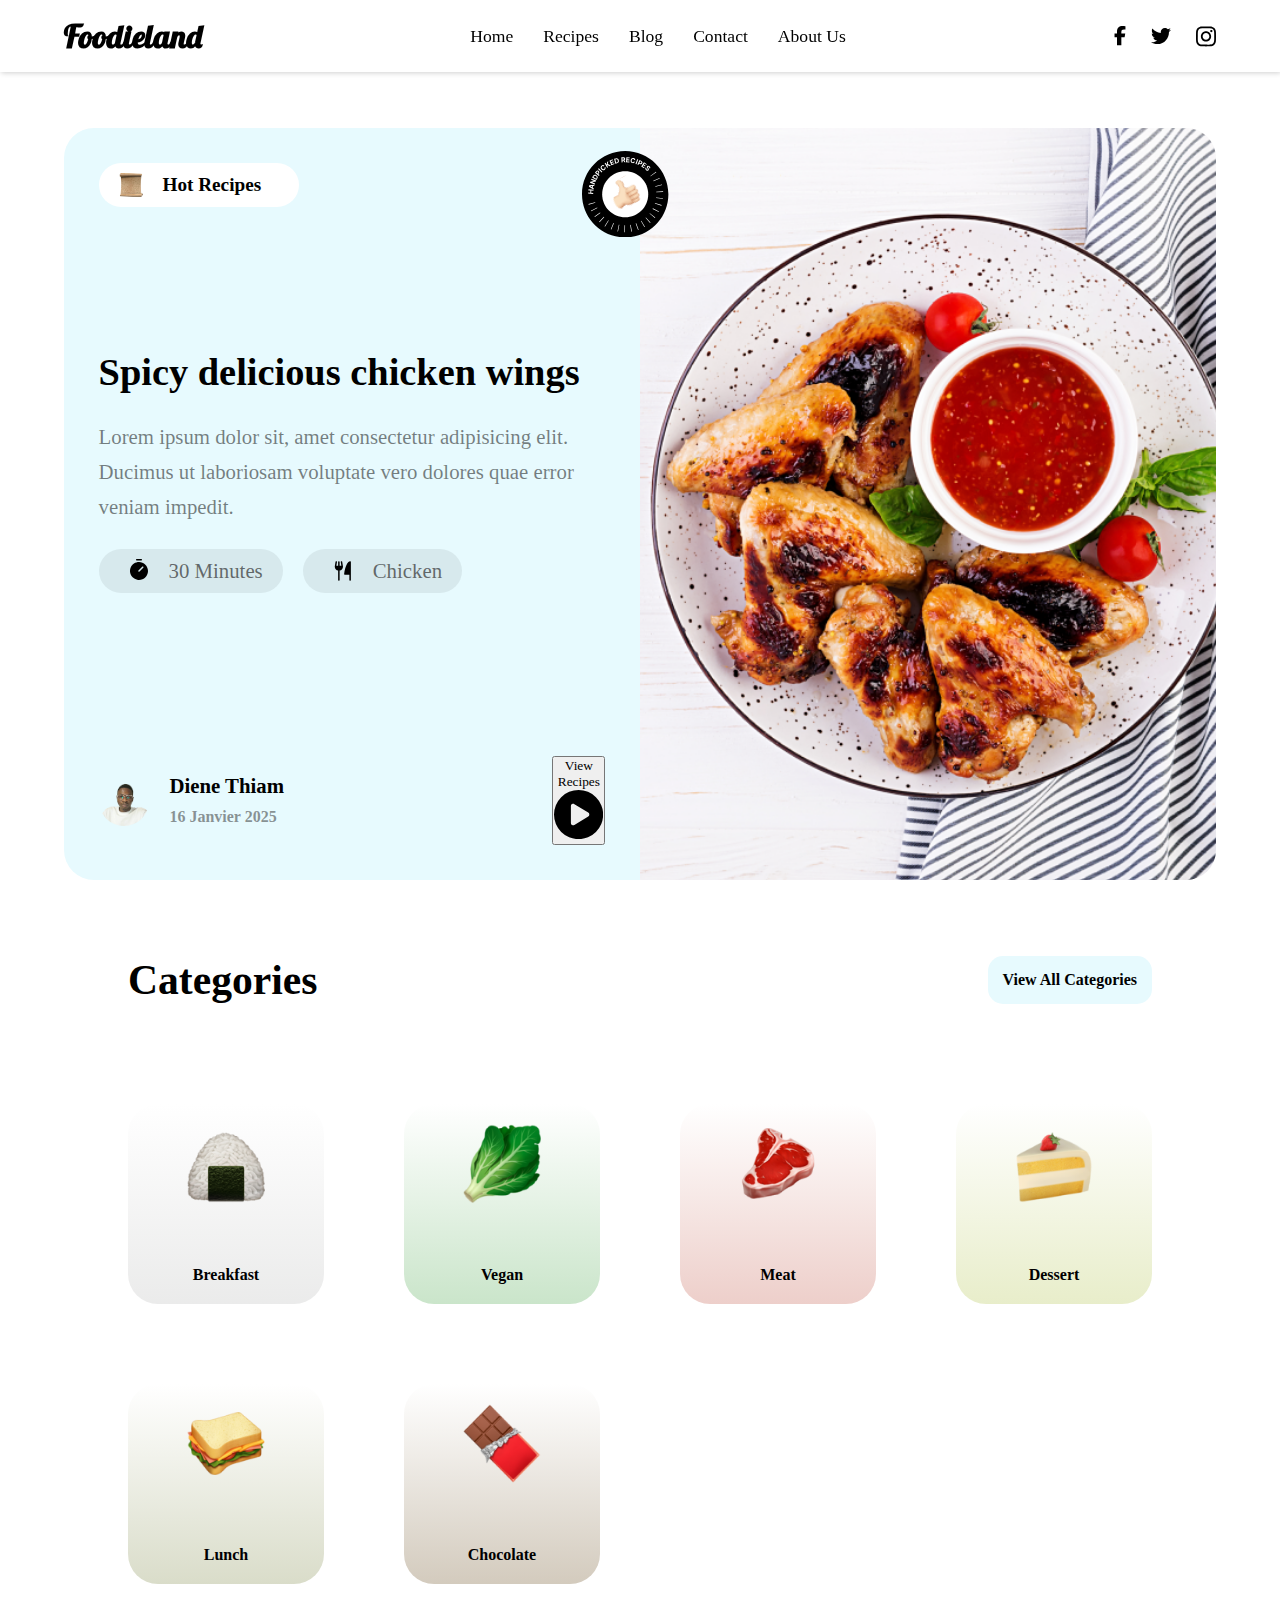
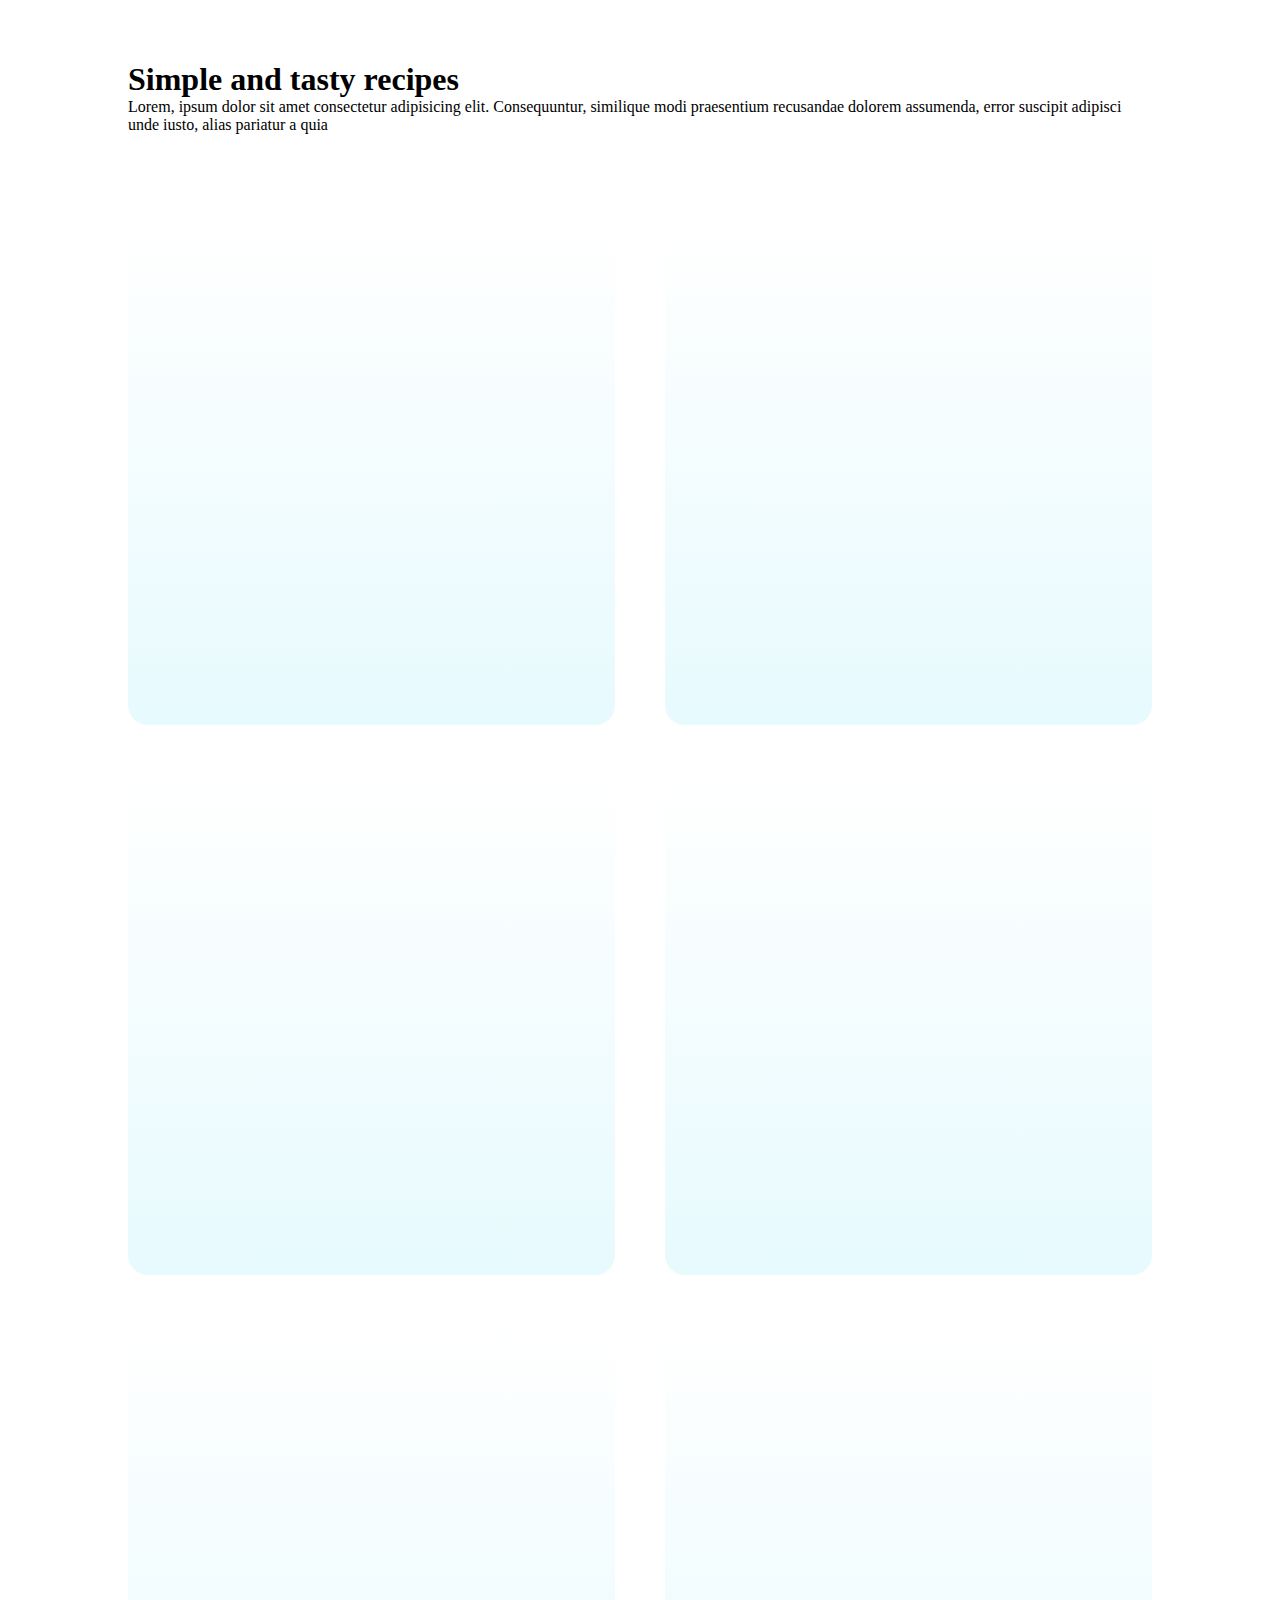
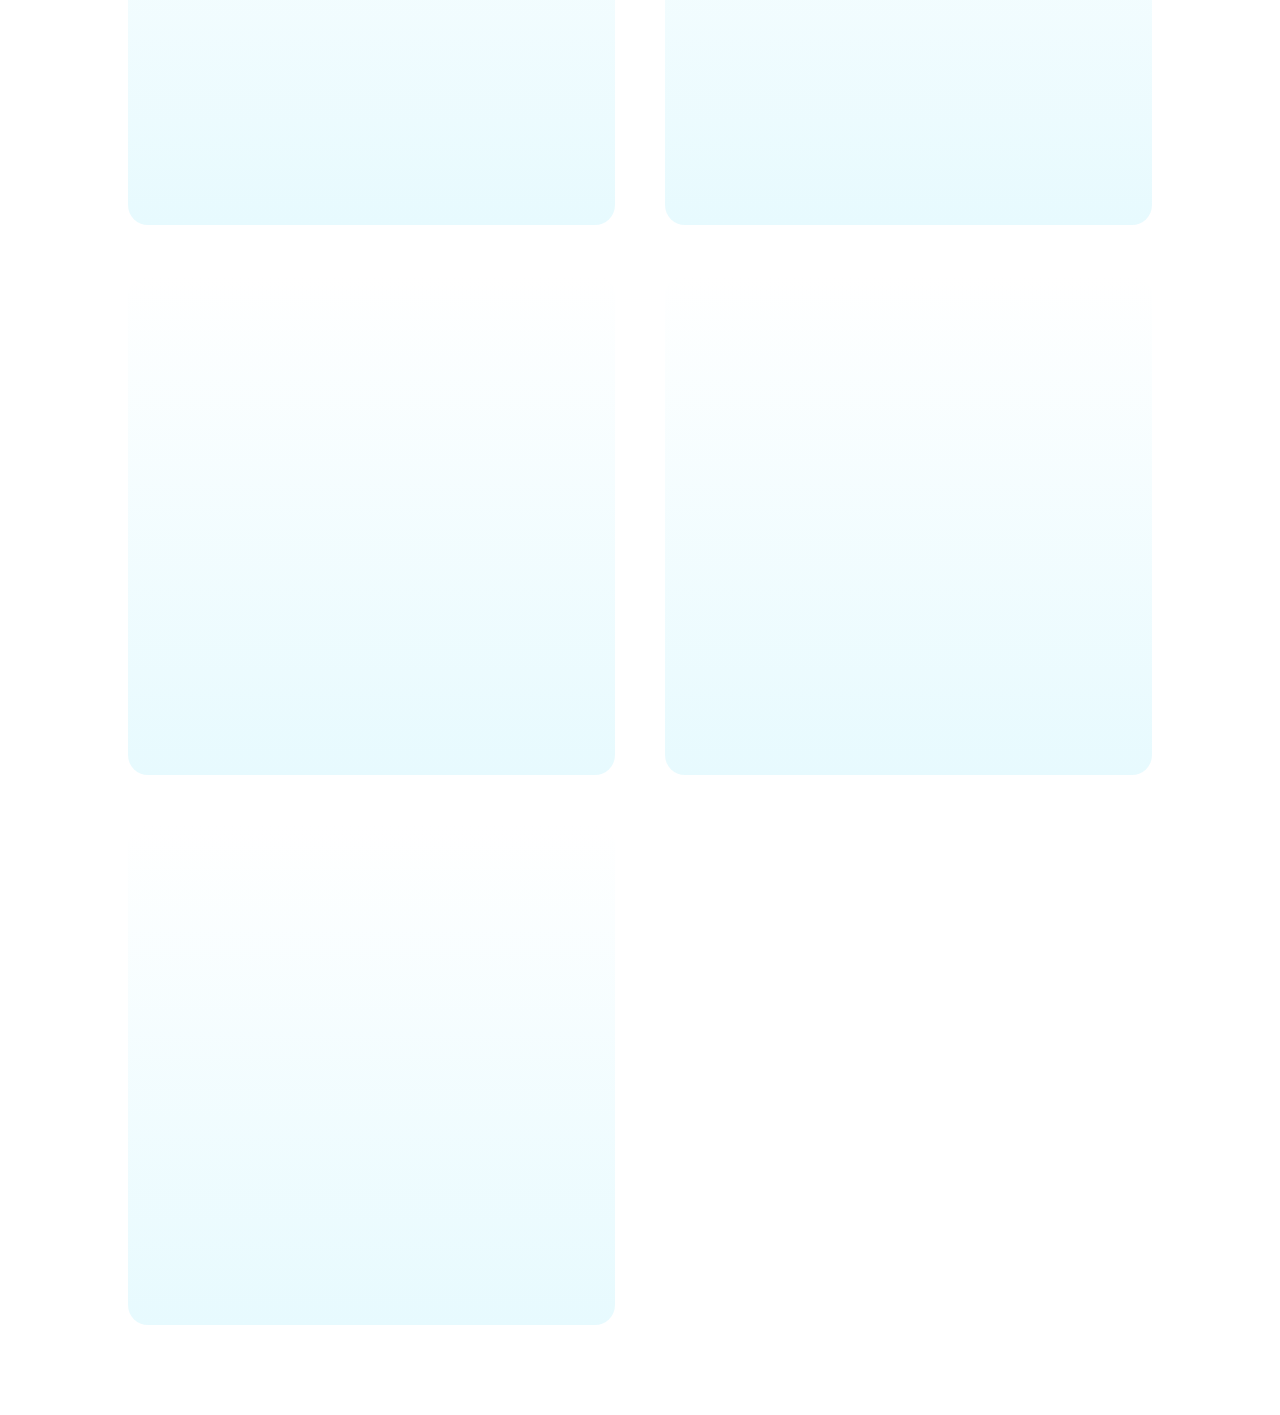
<file: index.html>
<!DOCTYPE html>
<html lang="en">
<head>
    <meta charset="UTF-8">
    <meta name="viewport" content="width=device-width, initial-scale=1.0">
    <link rel="shortcut icon" href="/Resources/icone/Badge.svg" type="image/x-icon">
    <!-- <link href="https://cdn.jsdelivr.net/npm/bootstrap@5.3.3/dist/css/bootstrap.min.css" rel="stylesheet" integrity="sha384-QWTKZyjpPEjISv5WaRU9OFeRpok6YctnYmDr5pNlyT2bRjXh0JMhjY6hW+ALEwIH" crossorigin="anonymous">
    <script src="https://cdn.jsdelivr.net/npm/bootstrap@5.3.3/dist/js/bootstrap.bundle.min.js" integrity="sha384-YvpcrYf0tY3lHB60NNkmXc5s9fDVZLESaAA55NDzOxhy9GkcIdslK1eN7N6jIeHz" crossorigin="anonymous"></script> -->
    <link rel="stylesheet" href="style.css">
    <title>Cooking</title>
</head>
<body>
    <header>
        <h1 class="logo">Foodieland</h1>
        <nav>
            <a href="">Home</a>
            <a href="">Recipes</a>
            <a href="">Blog</a>
            <a href="">Contact</a>
            <a href="">About Us</a>
        </nav>

        <div class="reseaux">
            <svg xmlns="http://www.w3.org/2000/svg" viewBox="0 0 320 512"><!--!Font Awesome Free 6.7.2 by @fontawesome - https://fontawesome.com License - https://fontawesome.com/license/free Copyright 2025 Fonticons, Inc.--><path d="M80 299.3V512H196V299.3h86.5l18-97.8H196V166.9c0-51.7 20.3-71.5 72.7-71.5c16.3 0 29.4 .4 37 1.2V7.9C291.4 4 256.4 0 236.2 0C129.3 0 80 50.5 80 159.4v42.1H14v97.8H80z"/></svg>

            <svg xmlns="http://www.w3.org/2000/svg" viewBox="0 0 512 512"><!--!Font Awesome Free 6.7.2 by @fontawesome - https://fontawesome.com License - https://fontawesome.com/license/free Copyright 2025 Fonticons, Inc.--><path d="M459.4 151.7c.3 4.5 .3 9.1 .3 13.6 0 138.7-105.6 298.6-298.6 298.6-59.5 0-114.7-17.2-161.1-47.1 8.4 1 16.6 1.3 25.3 1.3 49.1 0 94.2-16.6 130.3-44.8-46.1-1-84.8-31.2-98.1-72.8 6.5 1 13 1.6 19.8 1.6 9.4 0 18.8-1.3 27.6-3.6-48.1-9.7-84.1-52-84.1-103v-1.3c14 7.8 30.2 12.7 47.4 13.3-28.3-18.8-46.8-51-46.8-87.4 0-19.5 5.2-37.4 14.3-53 51.7 63.7 129.3 105.3 216.4 109.8-1.6-7.8-2.6-15.9-2.6-24 0-57.8 46.8-104.9 104.9-104.9 30.2 0 57.5 12.7 76.7 33.1 23.7-4.5 46.5-13.3 66.6-25.3-7.8 24.4-24.4 44.8-46.1 57.8 21.1-2.3 41.6-8.1 60.4-16.2-14.3 20.8-32.2 39.3-52.6 54.3z"/></svg>

            <svg xmlns="http://www.w3.org/2000/svg" viewBox="0 0 448 512"><!--!Font Awesome Free 6.7.2 by @fontawesome - https://fontawesome.com License - https://fontawesome.com/license/free Copyright 2025 Fonticons, Inc.--><path d="M224.1 141c-63.6 0-114.9 51.3-114.9 114.9s51.3 114.9 114.9 114.9S339 319.5 339 255.9 287.7 141 224.1 141zm0 189.6c-41.1 0-74.7-33.5-74.7-74.7s33.5-74.7 74.7-74.7 74.7 33.5 74.7 74.7-33.6 74.7-74.7 74.7zm146.4-194.3c0 14.9-12 26.8-26.8 26.8-14.9 0-26.8-12-26.8-26.8s12-26.8 26.8-26.8 26.8 12 26.8 26.8zm76.1 27.2c-1.7-35.9-9.9-67.7-36.2-93.9-26.2-26.2-58-34.4-93.9-36.2-37-2.1-147.9-2.1-184.9 0-35.8 1.7-67.6 9.9-93.9 36.1s-34.4 58-36.2 93.9c-2.1 37-2.1 147.9 0 184.9 1.7 35.9 9.9 67.7 36.2 93.9s58 34.4 93.9 36.2c37 2.1 147.9 2.1 184.9 0 35.9-1.7 67.7-9.9 93.9-36.2 26.2-26.2 34.4-58 36.2-93.9 2.1-37 2.1-147.8 0-184.8zM398.8 388c-7.8 19.6-22.9 34.7-42.6 42.6-29.5 11.7-99.5 9-132.1 9s-102.7 2.6-132.1-9c-19.6-7.8-34.7-22.9-42.6-42.6-11.7-29.5-9-99.5-9-132.1s-2.6-102.7 9-132.1c7.8-19.6 22.9-34.7 42.6-42.6 29.5-11.7 99.5-9 132.1-9s102.7-2.6 132.1 9c19.6 7.8 34.7 22.9 42.6 42.6 11.7 29.5 9 99.5 9 132.1s2.7 102.7-9 132.1z"/></svg>
        </div>

        <svg class="burguer" xmlns="http://www.w3.org/2000/svg" viewBox="0 0 448 512"><!--!Font Awesome Free 6.7.2 by @fontawesome - https://fontawesome.com License - https://fontawesome.com/license/free Copyright 2025 Fonticons, Inc.--><path d="M0 96C0 78.3 14.3 64 32 64l384 0c17.7 0 32 14.3 32 32s-14.3 32-32 32L32 128C14.3 128 0 113.7 0 96zM0 256c0-17.7 14.3-32 32-32l384 0c17.7 0 32 14.3 32 32s-14.3 32-32 32L32 288c-17.7 0-32-14.3-32-32zM448 416c0 17.7-14.3 32-32 32L32 448c-17.7 0-32-14.3-32-32s14.3-32 32-32l384 0c17.7 0 32 14.3 32 32z"/></svg>
    </header>

    <main>
        <section class="hero">
            <div class="slide">
              
                    
                <div class="left_slide">
                    <svg class="badge" viewBox="0 0 150 150" fill="none" xmlns="http://www.w3.org/2000/svg" xmlns:xlink="http://www.w3.org/1999/xlink">
                        <path d="M-6.55671e-06 75C-1.01779e-05 33.5787 33.5786 1.01779e-05 75 6.55671e-06C116.421 2.93554e-06 150 33.5786 150 75C150 116.421 116.421 150 75 150C33.5786 150 -2.93554e-06 116.421 -6.55671e-06 75Z" fill="black"/>
                        <path d="M35 75C35 52.9086 52.9086 35 75 35C97.0914 35 115 52.9086 115 75C115 97.0914 97.0914 115 75 115C52.9086 115 35 97.0914 35 75Z" fill="white"/>
                        <path d="M123.541 39.7329C128.826 47.0068 132.408 55.3755 134.024 64.2204C135.639 73.0652 135.246 82.1599 132.873 90.8324C130.501 99.5048 126.21 107.533 120.317 114.324C114.424 121.115 107.081 126.494 98.8289 130.065C90.5772 133.636 81.6286 135.307 72.6444 134.954C63.6602 134.601 54.8702 132.233 46.9242 128.026C38.9782 123.819 32.0793 117.879 26.7375 110.647C21.3957 103.415 17.7475 95.0747 16.0628 86.2429" stroke="white" stroke-width="12" stroke-dasharray="1 10"/>
                        <path d="M19.3772 74.6013L19.5123 72.761L15.9169 72.497L16.1912 68.7614L19.7866 69.0254L19.9214 67.1894L11.2176 66.5503L11.0828 68.3863L14.674 68.65L14.3997 72.3856L10.8085 72.122L10.6734 73.9622L19.3772 74.6013Z" fill="white"/>
                        <path d="M20.3807 64.8451L18.583 63.7736L19.2789 60.7023L21.3629 60.5103L21.7998 58.5819L12.6235 59.5875L12.098 61.9066L19.9438 66.7735L20.3807 64.8451ZM17.2819 62.9981L14.2983 61.221L14.3133 61.1545L17.7715 60.837L17.2819 62.9981Z" fill="white"/>
                        <path d="M16.5008 48.2084L15.8298 49.9181L20.9391 51.9232L20.9111 51.9946L14.4257 53.4962L13.8341 55.0036L21.9582 58.1918L22.6323 56.4741L17.519 54.4675L17.5424 54.408L24.0427 52.8801L24.6249 51.3965L16.5008 48.2084Z" fill="white"/>
                        <path d="M26.5957 47.8202C27.9228 45.5159 27.3013 43.2991 24.938 41.938C22.582 40.5811 20.3601 41.1603 19.0458 43.4424L17.489 46.1455L25.0517 50.5011L26.5957 47.8202ZM24.6025 48.1131L19.7799 45.3356L20.3668 44.3164C21.1835 42.8984 22.339 42.5656 24.0192 43.5333C25.7068 44.5052 26.0062 45.6759 25.1874 47.0976L24.6025 48.1131Z" fill="white"/>
                        <path d="M29.3533 43.2632L30.4924 41.8116L28.2665 40.0648L29.2241 38.8445C30.4632 37.2656 30.242 35.6078 28.8709 34.5318C27.5065 33.4611 25.8367 33.6078 24.6134 35.1667L22.4877 37.8754L29.3533 43.2632ZM27.1032 39.1519L24.8136 37.3551L25.5817 36.3762C26.2394 35.5381 27.0137 35.4903 27.6976 36.027C28.3781 36.561 28.5291 37.3349 27.8767 38.1663L27.1032 39.1519Z" fill="white"/>
                        <path d="M29.106 30.0623L27.83 31.3952L34.1342 37.4303L35.4102 36.0974L29.106 30.0623Z" fill="white"/>
                        <path d="M38.8089 25.5483C37.3373 24.1496 35.423 24.2284 33.8663 25.5155C32.0896 26.9845 31.7705 29.3606 33.5898 31.561C35.4036 33.7548 37.7797 33.9135 39.5795 32.4255C41.3037 30.9999 41.3971 28.9929 40.5277 27.6272L39.0838 28.8099C39.5439 29.6405 39.3211 30.5214 38.5625 31.1486C37.5411 31.9931 36.2209 31.8074 35.0315 30.3689C33.8748 28.9698 33.898 27.607 34.9391 26.7462C35.7175 26.1027 36.6511 26.0883 37.3704 26.7376L38.8089 25.5483Z" fill="white"/>
                        <path d="M43.7448 28.9925L45.3335 28.054L44.0721 25.9186L44.29 24.503L48.1733 26.3764L50.0738 25.2536L44.801 22.7708L45.6019 17.7591L43.6977 18.884L42.9509 23.7945L42.8518 23.853L40.8946 20.5399L39.3059 21.4784L43.7448 28.9925Z" fill="white"/>
                        <path d="M51.0181 24.8315L56.4753 22.5951L55.8984 21.1874L52.1485 22.7241L51.3583 20.796L54.8125 19.3804L54.2356 17.9727L50.7815 19.3883L49.9929 17.464L53.727 15.9338L53.1501 14.5261L47.7086 16.756L51.0181 24.8315Z" fill="white"/>
                        <path d="M60.8509 21.315C63.4302 20.6683 64.5926 18.6811 63.9294 16.0357C63.2682 13.3986 61.3078 12.203 58.7534 12.8435L55.7277 13.6021L57.8501 22.0673L60.8509 21.315ZM59.2554 20.0851L57.9019 14.6869L59.0428 14.4008C60.63 14.0029 61.6722 14.6027 62.1437 16.4834C62.6173 18.3724 61.9834 19.4011 60.3921 19.8001L59.2554 20.0851Z" fill="white"/>
                        <path d="M68.7468 19.7555L70.5893 19.6559L70.4222 16.5666L71.7668 16.4939L73.5849 19.4939L75.6188 19.3839L73.5847 16.0969C74.5531 15.6178 75.0554 14.7243 74.9909 13.5329C74.8973 11.801 73.6924 10.7481 71.7137 10.855L68.2756 11.041L68.7468 19.7555ZM70.3421 15.0858L70.1995 12.4477L71.442 12.3805C72.5058 12.3229 73.0462 12.7674 73.0931 13.6355C73.1398 14.4993 72.6484 14.9611 71.5932 15.0182L70.3421 15.0858Z" fill="white"/>
                        <path d="M76.375 19.4258L82.2534 19.903L82.3764 18.3867L78.3372 18.0588L78.5058 15.9818L82.2265 16.2839L82.3496 14.7675L78.6289 14.4655L78.7971 12.3928L82.8194 12.7193L82.9425 11.203L77.0811 10.7272L76.375 19.4258Z" fill="white"/>
                        <path d="M92.484 16.2555C92.7078 14.2376 91.4873 12.7607 89.5208 12.2994C87.2764 11.7728 85.1912 12.9557 84.5391 15.7353C83.8889 18.5067 85.1995 20.4949 87.473 21.0283C89.6511 21.5393 91.3059 20.3999 91.8678 18.8816L90.0527 18.447C89.6694 19.3157 88.8332 19.671 87.8748 19.4462C86.5846 19.1435 85.934 17.9797 86.3603 16.1626C86.775 14.3952 87.8744 13.5896 89.1896 13.8981C90.1728 14.1288 90.7489 14.8636 90.6668 15.8292L92.484 16.2555Z" fill="white"/>
                        <path d="M97.555 14.842L95.8203 14.2133L92.8466 22.4183L94.5813 23.047L97.555 14.842Z" fill="white"/>
                        <path d="M96.1964 23.593L97.859 24.3932L99.0861 21.8436L100.484 22.5162C102.292 23.3866 103.864 22.814 104.62 21.2435C105.372 19.6807 104.869 18.0816 103.084 17.2223L99.9811 15.7291L96.1964 23.593ZM99.7274 20.5111L100.99 17.8886L102.111 18.4282C103.071 18.8902 103.284 19.636 102.907 20.4193C102.532 21.1988 101.809 21.5128 100.856 21.0545L99.7274 20.5111Z" fill="white"/>
                        <path d="M102.827 26.8674L107.756 30.1061L108.591 28.8347L105.204 26.6093L106.348 24.8678L109.468 26.9177L110.304 25.6463L107.184 23.5964L108.326 21.8584L111.698 24.0745L112.534 22.8031L107.619 19.5738L102.827 26.8674Z" fill="white"/>
                        <path d="M116.641 29.422L117.975 30.5833C118.977 29.3934 118.718 27.744 117.252 26.468C115.809 25.2117 114.058 25.0882 113.023 26.2894C112.175 27.2572 112.375 28.4092 113.255 29.6441L113.815 30.4481C114.381 31.2456 114.6 31.7983 114.217 32.2446C113.794 32.7239 113.053 32.6544 112.345 32.0388C111.622 31.4092 111.393 30.6217 111.921 29.9236L110.575 28.7512C109.37 30.2058 109.748 31.8288 111.346 33.2195C112.953 34.6185 114.566 34.6731 115.619 33.4706C116.57 32.3718 116.25 31.071 115.33 29.8177L114.862 29.1615C114.404 28.5316 114.11 27.9026 114.531 27.4385C114.901 27.0143 115.548 27.0299 116.229 27.6231C116.895 28.2023 117.04 28.8598 116.641 29.422Z" fill="white"/>
                        <rect x="38.8494" y="63.8494" width="50" height="50" transform="rotate(-30 38.8494 63.8494)" fill="url(#pattern0_101_266)"/>
                        <defs>
                        <pattern id="pattern0_101_266" patternContentUnits="objectBoundingBox" width="1" height="1">
                        <use xlink:href="#image0_101_266" transform="scale(0.00625)"/>
                        </pattern>
                        <image id="image0_101_266" width="160" height="160" xlink:href="[data-uri]"/>
                        </defs>
                        </svg>
                    <div class="top">
                        <img src="/Resources/image/image 14.png" alt="" srcset="">
                        <span>Hot Recipes</span>
                    </div>
                    <div class="content">
                        <h1>Spicy delicious chicken wings</h1>
                        <p>Lorem ipsum dolor sit, amet consectetur adipisicing elit. Ducimus ut laboriosam voluptate vero dolores quae error veniam impedit.</p>
                        <div class="slide_btn">
                            <button>
                                <svg width="24" height="24" viewBox="0 0 24 24" fill="none" xmlns="http://www.w3.org/2000/svg">
                                    <path d="M9.75 1.5H14.25C14.4489 1.5 14.6397 1.42098 14.7803 1.28033C14.921 1.13968 15 0.948912 15 0.75C15 0.551088 14.921 0.360322 14.7803 0.21967C14.6397 0.0790176 14.4489 0 14.25 0L9.75 0C9.55109 0 9.36032 0.0790176 9.21967 0.21967C9.07902 0.360322 9 0.551088 9 0.75C9 0.948912 9.07902 1.13968 9.21967 1.28033C9.36032 1.42098 9.55109 1.5 9.75 1.5Z" fill="black"/>
                                    <path d="M12 3C10.22 3 8.47991 3.52784 6.99987 4.51677C5.51983 5.50571 4.36628 6.91131 3.68509 8.55585C3.0039 10.2004 2.82567 12.01 3.17294 13.7558C3.5202 15.5016 4.37737 17.1053 5.63604 18.364C6.89472 19.6226 8.49836 20.4798 10.2442 20.8271C11.99 21.1743 13.7996 20.9961 15.4442 20.3149C17.0887 19.6337 18.4943 18.4802 19.4832 17.0001C20.4722 15.5201 21 13.78 21 12C20.9973 9.61388 20.0482 7.32626 18.361 5.63902C16.6737 3.95178 14.3861 3.0027 12 3ZM16.2426 8.81799L12.5304 12.5303C12.4607 12.6 12.378 12.6552 12.2871 12.6929C12.1961 12.7306 12.0985 12.75 12 12.75C11.9015 12.75 11.804 12.7306 11.713 12.6929C11.622 12.6553 11.5393 12.6 11.4697 12.5304C11.4 12.4607 11.3448 12.378 11.3071 12.2871C11.2694 12.1961 11.25 12.0985 11.25 12C11.25 11.9015 11.2694 11.804 11.3071 11.713C11.3448 11.622 11.4 11.5393 11.4696 11.4697L15.182 7.75736C15.2516 7.68771 15.3343 7.63246 15.4253 7.59477C15.5163 7.55708 15.6138 7.53767 15.7123 7.53767C15.8108 7.53767 15.9083 7.55707 15.9993 7.59476C16.0903 7.63244 16.173 7.68769 16.2426 7.75733C16.3123 7.82697 16.3675 7.90965 16.4052 8.00065C16.4429 8.09164 16.4623 8.18916 16.4623 8.28766C16.4623 8.38615 16.4429 8.48368 16.4052 8.57467C16.3675 8.66567 16.3123 8.74835 16.2427 8.81799H16.2426Z" fill="black"/>
                                    </svg>
                                    <span>30 Minutes</span>
                                    
                            </button>
                            <button>
                                <svg width="24" height="24" viewBox="0 0 24 24" fill="none" xmlns="http://www.w3.org/2000/svg">
                                    <path d="M11.9989 7.47893C11.9985 7.46538 11.998 7.45183 11.9969 7.43819C11.9957 7.42451 11.994 7.41101 11.9922 7.39754C11.9912 7.39059 11.9909 7.38367 11.9898 7.37667L11.2398 2.87667C11.2237 2.77947 11.1885 2.6864 11.1364 2.60278C11.0843 2.51916 11.0162 2.44663 10.936 2.38934C10.8559 2.33205 10.7652 2.29111 10.6692 2.26887C10.5732 2.24663 10.4738 2.24352 10.3766 2.25972C10.2794 2.27592 10.1864 2.31112 10.1028 2.36329C10.0192 2.41547 9.9467 2.4836 9.88946 2.5638C9.83222 2.644 9.79134 2.73469 9.76916 2.8307C9.74699 2.9267 9.74394 3.02613 9.76021 3.12331L10.3646 6.74999H8.625V2.99999C8.625 2.80108 8.54598 2.61031 8.40533 2.46966C8.26468 2.32901 8.07391 2.24999 7.875 2.24999C7.67609 2.24999 7.48532 2.32901 7.34467 2.46966C7.20402 2.61031 7.125 2.80108 7.125 2.99999V6.74999H5.38536L5.98979 3.12331C6.00606 3.02613 6.00301 2.9267 5.98083 2.8307C5.95866 2.73469 5.91778 2.644 5.86053 2.5638C5.80329 2.4836 5.73081 2.41547 5.64722 2.36329C5.56364 2.31112 5.47059 2.27592 5.3734 2.25972C5.27621 2.24352 5.17678 2.24663 5.08079 2.26887C4.9848 2.29111 4.89413 2.33205 4.81397 2.38934C4.73381 2.44663 4.66572 2.51916 4.6136 2.60278C4.56148 2.6864 4.52635 2.77947 4.51021 2.87667L3.76021 7.37667C3.75906 7.38367 3.75879 7.39059 3.75778 7.39754C3.75595 7.411 3.75426 7.42451 3.75311 7.43819C3.75197 7.45183 3.75146 7.46538 3.75105 7.47893C3.75087 7.48598 3.75 7.4929 3.75 7.49999C3.75 7.50667 3.75046 7.51322 3.7505 7.51986C3.75064 7.52448 3.75064 7.52906 3.75087 7.53364C3.75993 8.4912 4.1014 9.41586 4.71687 10.1495C5.33235 10.8831 6.18359 11.3801 7.125 11.5554V21C7.125 21.1989 7.20402 21.3897 7.34467 21.5303C7.48532 21.671 7.67609 21.75 7.875 21.75C8.07391 21.75 8.26468 21.671 8.40533 21.5303C8.54598 21.3897 8.625 21.1989 8.625 21V11.5554C9.56641 11.3801 10.4177 10.8831 11.0331 10.1495C11.6486 9.41586 11.9901 8.49119 11.9991 7.53364C11.9994 7.52906 11.9994 7.52448 11.9995 7.51986C11.9995 7.51322 12 7.50667 12 7.49999C12 7.4929 11.9991 7.48598 11.9989 7.47893Z" fill="black"/>
                                    <path d="M19.8743 2.98673C19.874 2.97126 19.8732 2.95578 19.8719 2.94026C19.8711 2.92973 19.8702 2.9193 19.8689 2.90891C19.8673 2.89595 19.8653 2.883 19.863 2.87004C19.8607 2.85699 19.8582 2.84409 19.8552 2.83131C19.8529 2.82115 19.8502 2.81104 19.8474 2.80092C19.8432 2.78586 19.8388 2.77103 19.8337 2.75638C19.8323 2.75217 19.8313 2.74791 19.8298 2.7437C19.8281 2.73917 19.826 2.73495 19.8242 2.73047C19.8186 2.71577 19.8125 2.70134 19.8059 2.68716C19.8017 2.67791 19.7973 2.66879 19.7927 2.65979C19.7866 2.64771 19.7801 2.63582 19.7732 2.62413C19.7672 2.61365 19.761 2.60335 19.7545 2.59323C19.7483 2.58371 19.7419 2.57446 19.7353 2.56522C19.7274 2.55405 19.7193 2.54311 19.7108 2.53249C19.7046 2.52466 19.6981 2.51711 19.6916 2.50955C19.6822 2.49875 19.6727 2.48808 19.6627 2.47787C19.6558 2.47073 19.6486 2.46387 19.6413 2.457C19.6313 2.44748 19.6213 2.43814 19.6108 2.42921C19.6024 2.42203 19.5936 2.41525 19.5849 2.40843C19.5751 2.40083 19.5652 2.39328 19.5551 2.38614C19.5447 2.37886 19.534 2.37204 19.5232 2.36531C19.5141 2.35959 19.505 2.35382 19.4956 2.34851C19.4834 2.34155 19.4709 2.33514 19.4583 2.32887C19.4496 2.32457 19.441 2.32027 19.4322 2.31628C19.4189 2.31033 19.4054 2.30493 19.3917 2.29971C19.3826 2.29628 19.3736 2.29285 19.3644 2.28973C19.3513 2.28529 19.338 2.2814 19.3246 2.27769C19.3138 2.27472 19.3032 2.27193 19.2924 2.26941C19.2805 2.26671 19.2684 2.26437 19.2563 2.26222C19.2432 2.25984 19.23 2.25783 19.2167 2.25618C19.2065 2.25494 19.1962 2.25394 19.1859 2.25307C19.1706 2.25183 19.1551 2.25105 19.1396 2.25073C19.1347 2.25064 19.1299 2.25 19.125 2.25C19.1204 2.25 19.116 2.2506 19.1115 2.25069C19.0961 2.25096 19.0807 2.25179 19.0653 2.25302C19.0547 2.25385 19.0443 2.2548 19.0338 2.25609C19.0209 2.25769 19.008 2.2597 18.995 2.26199C18.982 2.26428 18.969 2.2668 18.9563 2.26978C18.9461 2.27211 18.936 2.27476 18.9259 2.27756C18.9108 2.28168 18.896 2.28621 18.8813 2.29129C18.8771 2.29271 18.8729 2.29362 18.8687 2.29513C18.8594 2.29852 18.8503 2.30255 18.8411 2.30598C18.8376 2.3074 18.8341 2.30864 18.8306 2.3101C16.8984 3.03625 15.3511 5.4066 14.2315 9.35806C13.7236 11.1814 13.3551 13.0408 13.1293 14.9201C13.1181 15.0247 13.129 15.1305 13.1614 15.2306C13.1937 15.3308 13.2468 15.423 13.3171 15.5012C13.3875 15.5795 13.4735 15.6421 13.5696 15.685C13.6657 15.7278 13.7697 15.75 13.875 15.75H18.375V21C18.375 21.1989 18.454 21.3897 18.5946 21.5303C18.7353 21.671 18.9261 21.75 19.125 21.75C19.3239 21.75 19.5146 21.671 19.6553 21.5303C19.7959 21.3897 19.875 21.1989 19.875 21V3C19.875 2.99551 19.8744 2.99121 19.8743 2.98673Z" fill="black"/>
                                    </svg>
                                    <span> Chicken</span>
                                    
                            </button>
                        </div>
                    </div>
                    <div class="footer">
                        <div class="profil">
                            <img src="/Resources/image/profil.png" alt="" srcset="">
                        <div class="profil_description">
                            <h3>Diene Thiam</h3>
                            <p>16 Janvier 2025 </p>
                        </div>
                        </div>

                        <button class="footer_btn">
                           <p> View Recipes</p>
                            <svg xmlns="http://www.w3.org/2000/svg" viewBox="0 0 512 512">!Font Awesome Free 6.7.2 by @fontawesome - https://fontawesome.com License - https://fontawesome.com/license/free Copyright 2025 Fonticons, Inc.<path d="M0 256a256 256 0 1 1 512 0A256 256 0 1 1 0 256zM188.3 147.1c-7.6 4.2-12.3 12.3-12.3 20.9l0 176c0 8.7 4.7 16.7 12.3 20.9s16.8 4.1 24.3-.5l144-88c7.1-4.4 11.5-12.1 11.5-20.5s-4.4-16.1-11.5-20.5l-144-88c-7.4-4.5-16.7-4.7-24.3-.5z"/></svg>
                        </button>
                    </div>
                </div>
                <div class="right_slide"></div>
            </div>
        </section>
        <section class="categorie">
            <div class="categorie_title">
                <h1>Categories</h1>
                <button class="view_all">
                    View All Categories
                </button>
            </div>

            <div class="categorie_img">
                <div class="cat">
                    <img src="/Resources/image/image 25.png" alt="" srcset="">
                    <p>Breakfast</p>
                </div>
                <div class="cat">
                    <img src="/Resources/image/image 20.png" alt="" srcset="">
                    <p>Vegan</p>
                </div>
                <div class="cat">
                    <img src="/Resources/image/image 21.png" alt="" srcset="">
                    <p>Meat</p>
                </div>
                <div class="cat">
                    <img src="/Resources/image/image 22.png" alt="" srcset="">
                    <p>Dessert</p>
                </div>
                <div class="cat">
                    <img src="/Resources/image/image 23.png" alt="" srcset="">
                    <p>Lunch</p>
                </div>
                <div class="cat">
                    <img src="/Resources/image/image 24.png" alt="" srcset="">
                    <p>Chocolate</p>
                </div>
            </div>
        </section>
        <section class="recipes">
            <div class="recipte_title">
                <h1>Simple and tasty recipes</h1>
                <p>Lorem, ipsum dolor sit amet consectetur adipisicing elit. Consequuntur, similique modi praesentium recusandae dolorem assumenda, error suscipit adipisci unde iusto, alias pariatur a quia </p>
            </div>
            <div class="recipe_content">
                <div class="recipe_item"></div>
                <div class="recipe_item"></div>
                <div class="recipe_item"></div>
                <div class="recipe_item"></div>
                <div class="recipe_item"></div>
                <div class="recipe_item"></div>
                <div class="recipe_item"></div>
                <div class="recipe_item"></div>
                <div class="recipe_item"></div>
            </div>
        </section>

    </main>
</body>
</html>
</file>
<file: style.css>
@import url('https://fonts.googleapis.com/css2?family=Lobster&display=swap');
@import url('https://fonts.googleapis.com/css2?family=Inter:ital,opsz,wght@0,14..32,100..900;1,14..32,100..900&family=Lobster&display=swap');


*{
    padding: 0;
    margin: 0;
    box-sizing: border-box;
    text-decoration: none;
    text-transform: none;
    font-family: Roboto;
    
}


:root {
    --blue : #E7FAFE;
    --p-color :  #27282982;
    --border : #2422221c;
    --hover :  #0091ff9a ;
}


/* carrousel */

.carousel-control-next ,
.carousel-control-prev {
    width: 5%;
    
}


.carousel-control-prev-icon ,
.carousel-control-next-icon {
    background-color: var(--blue);
}


.carousel {
    position: relative;
}

/* mon indication */


.carousel-indicators {
    /* background-color: #000000; */
    gap: 20px;
    position: absolute;
    bottom:  7%;
    width: 100%;
    height: 20px;
    display: flex;
    justify-content: center;
    align-items: center;
    margin: 0 auto;

}


.carousel-indicators button  {
   
    opacity: 1;
  }
  
  .carousel-indicators .active {
    background-color: rgb(18, 180, 230); 
  }
 
  .carousel-indicators button {
    width: 25px;
    height: 15px;
    border-radius: 10%;
  }

 

header {
    display: flex;
    align-items: center;
    justify-content: space-between;
    padding: 20px 5%;
    height: 8vh;
    box-shadow: 1px 1px 5px rgba(0, 0, 0, 0.183);
    position: fixed;
    top: 0;
    width: 100%;
    z-index: 100;
    background-color: white;

    
}

.logo {
    font-family: "Lobster", serif;
}

.logo span {
    color: red;
}

.burguer {
    width: 2%;
    display: none;
}

.burguer.active {
    fill: #0091ff;
}



nav {
    display: flex;
    gap: 30px;
    

}

nav a {
    color: black;
    font-size: 1.1rem;
    text-decoration: none;
   
}


nav a:hover {
    color: rgb(0, 174, 255);
}

.reseaux{
    display: flex;
    align-items: center;
    gap: 25px;
}

.reseaux svg:nth-child(1)  {
    width: 12px;
}

.reseaux svg {
    width: 20px;
    fill: black;
    cursor: pointer;
}

/* main */


section {
    padding: 3% 10%;
}

/* hero */

.hero {
   
   height: calc(100vh - 8vh);
   width: 100%;
   margin-top: 10vh;
   padding: 3% 5% ;
   

}

.hero .slide {
   
    height: 100%;
    display: flex;
    width: 100%;
    border-radius: 20px;  
   
    
}

.badge {
    position: absolute;
    width: clamp(15% ,4vw , 10%) ;
    top: 3% ;
    right: -5%;
}


/* --------------------------------left slide */

.hero .slide .left_slide {
    background-color:var(--blue);
    flex-basis: 50%;
    display: flex;
    flex-direction: column;
    justify-content: space-between;
    padding:3%;
    border-top-left-radius: 30px;
    border-bottom-left-radius: 30px;
    position: relative;


}

.left_slide .top {
    background-color: white;
    width: 200px;
    padding: 10px 20px;
    border-radius: 40px;
    display: flex;
    gap: 20px;
    align-items: center;
}

.top img {
    width: 15%;
    object-fit: cover;
}

.top span {
    font-size: 1.2rem;
    font-weight: 700;
}


/* content */



 .left_slide .content {
    display: flex;
    flex-direction: column;
    gap: 25px;
    margin-bottom: 20px;
 }

 .left_slide .content h1{
    font-size: clamp(1.5rem,3vw,5rem);
 }

 .left_slide .content p {
    font-size: 1.3rem;
    line-height: 35px;
    color: rgba(0, 0, 0, 0.51);
 }

 .left_slide .content .slide_btn {
    display: flex;
    gap: 20px;
 }

 .slide_btn button {
    padding: 10px 20px;
    display: flex;
    align-items: center;
    background-color:#27282914;
    gap: 10px;
    font-size: 1.3rem;
    border: none;
    color: #3c3e3ec3;
    outline: none;
    border-radius: 40px;
 }

 .slide_btn button svg {
    width: 40px;
 }

 .footer {
    display: flex;
    justify-content: space-between;
    gap: 30px;
 }
 .footer .profil {
    display: flex;
    align-items: center;
    gap: 20px;
 }

 .footer .profil img {
    width: 12%;
    border-radius: 50%;
    
 }


 .profil .profil_description {
    display: flex;
    flex-direction: column;
    gap: 10px;
 }

 .profil .profil_description h3 {
    font-weight: 800;
    font-size: 1.3rem;
    margin: 0;
    
 }
 .profil .profil_description p {
   
    font-size: 1rem;
    font-weight: 800;
   color: var(--p-color);
    
 }

 .footer .footer_bt {
    padding: 5px 10px;
    border: none;
    outline: none;
    display: flex;
    justify-content: center;
    align-items: center;
    width: 40% ;
    gap: 10px;
    height: 70%;
    background-color: black;
    border-radius: 20px;
    color: white;
    
 }


 .footer .footer_bt p {
    font-size: clamp(16px , 2px ,12px);
    margin: 0;
    display: -webkit-box;
    -webkit-box-orient: vertical;
    -webkit-line-clamp: 1; 
    overflow: hidden
    
    
 }


 .footer .footer_bt svg {
   width: 25px;
   fill: rgb(255, 255, 255);
 }



/* ----------------------------------right slide */

.hero .slide .right_slide {
    background-color: rgb(2, 24, 24);
    background: url(/Resources/image/Mask\ Group.png);
    background-size: cover;
    background-position: center;
    background-repeat: no-repeat;
    flex-basis: 50%;
    border-top-right-radius: 30px;
    border-bottom-right-radius: 30px;

}


/* categorie */


.categorie {
   
    /* height: 40vh; */
    display: flex;
    flex-direction: column;
    gap: 100px;
    justify-content: space-between;

    
}

.categorie .categorie_title {
    display: flex;
    justify-content: space-between;
    width: 100%;


}

.categorie_title .view_all{
    padding: 10px 15px;
    /* width: clamp(20%, 15%); */
    border-radius: 15px;
    outline: none;
    border: none;
    font-size: clamp(16px, 1em, 1rem);
    font-weight: 600;
    color: black;
    background-color:var(--blue);
    cursor: pointer;



}

.categorie_title h1 {
    font-size:clamp(1.5rem,4vw,  2.6rem);
}


.categorie .categorie_img{
   display: grid;
   grid-template-columns: repeat(auto-fit ,minmax(150px , 1fr));
   gap: 80px;
    
}

.categorie .cat {
    
    background-color: white;
    height: 200px;
    border-radius: 30px;
    display: flex;
    flex-direction: column;
    align-items: center;
    justify-content: space-between;
    padding: 20px 0;
    font-size: 1rem;
    font-weight: 600;
    z-index: 1;
    position: relative;
   

}

.cat::after{
    content: '';
    background:linear-gradient(to top ,var(--blue),white ) ;
    height: 0;
    z-index: -1;
    border-radius: 30px;
    bottom: 0;
    position: absolute;
    width: 100%;
    transition: 0.5s ease-in-out;
    box-shadow: 1px 1px 5px rgba(0, 0, 0, 0.08);
}

.categorie .cat:hover::after {
  height: 100%;
}



.categorie .cat:hover img{
  transform: scale(1.2);
}



.categorie_img .cat:nth-child(1){
    background:linear-gradient(to top ,rgba(39, 41, 39, 0.093) ,white ) ;
}
.categorie_img .cat:nth-child(2){
    background:linear-gradient(to top ,rgba(22, 140, 22, 0.227) ,white ) ;
}
.categorie_img .cat:nth-child(3){
    background:linear-gradient(to top ,rgba(177, 43, 22, 0.227) ,white ) ;
}
.categorie_img .cat:nth-child(4){
    background:linear-gradient(to top ,rgba(154, 177, 22, 0.227) ,white ) ;
}
.categorie_img .cat:nth-child(5){
    background:linear-gradient(to top ,rgba(90, 103, 19, 0.227) ,white ) ;
}
.categorie_img .cat:nth-child(6){
    background:linear-gradient(to top ,rgba(88, 56, 5, 0.264) ,white ) ;
}

.cat img {
    width: 40%;
    transition: 0.3s ease;
}




/* ---------------------------------------------section recipe */



.recipes .recipe_title{
   display: flex;
   flex-direction: column;
   justify-content: center;
   align-items: center;
    text-align: center;
    margin-top: 100px;
    
}



.recipe_title h1 {
    font-size: clamp(16px,5vw,40px);
    margin-bottom: 20px;
    
}

.recipe_title p {
    font-size: clamp(12px,3vw,20px);
    width: clamp(70%,3vw,80%);
   color: var(--p-color);
}


.recipes .recipe_content {

    margin-top: 40px;
    height: 100%;
    width: 100%;
    padding: 5%  0;
    display: grid;
    grid-template-columns: repeat(auto-fit ,minmax(400px ,1fr));
    gap: 50px;

}

.recipe_content .recipe_item{
    
    align-content: center;
    height: 500px;
    border-radius: 20px;
    background:linear-gradient(to bottom ,rgb(255, 255, 255),var(--blue));
    padding: 0 10px;
    display: flex;
    flex-direction: column;
    gap: 20px;
    overflow: hidden;
    position: relative;
    cursor: pointer;
    transition: 0.3s ease-in-out;


}

.recipe_item:hover  {
    background:linear-gradient(to bottom ,rgb(255, 255, 255),rgba(201, 216, 223, 0.466));
}

.recipe_img {
    /* background-color: aqua; */
    height: 60%;
    overflow: hidden;
    border-radius: 20px;
}

.recipe_img img {
    /* width: 100%; */
    object-fit: cover;
    height: 100%;
    width: 100%
   
} 
 .recipe_item:nth-child(1) .coeur svg{
 fill: rgba(255, 0, 0, 0.633);
}
 .recipe_item:nth-child(5) .coeur svg{
 fill: rgba(255, 0, 0, 0.633);
}
 .recipe_item:nth-child(8) .coeur svg{
 fill: rgba(255, 0, 0, 0.633);
}

.coeur {
    position: absolute;
    width: 40px;
    top: 5%;
    right: 4%;
    background-color: rgb(255, 255, 255);
    border-radius: 50%;
    padding: 10px;
    display: flex;
    align-items: center;
    justify-content: center;
    transition: 0.5s ease;
}

.coeur svg.active {

}

.recipe_item:hover .coeur {
        
        transform: scale(1.1);
        animation: coeur 1s ease-in-out;
      

}

.coeur svg {
    fill: antiquewhite;
    
}


.recipe_description {
   
    padding: 5%;
    height: 50%;
    transition: 0.3s ease-in-out;
}

.recipe_description h1 {
    
    font-size: 1.5rem;
    margin-bottom: 40px;
}

.recipe_description .slide_btn {
    display: flex;
    gap: 20px;
    
}
.recipe_description .slide_btn button {
   padding: 0;
   border-radius: initial;
   background-color: transparent;
   font-size: 1rem;
 
}




.recipe_content .pub {
    display: flex;
    flex-direction: column;
    justify-content: center;
    align-items: center;
    background: linear-gradient(#357355 ,#1D483B) ;
    color: white;
    padding: 5%;
}

.recipe_content .pub img{
    width: clamp(60%, 70%, 80%);
}



.recipe_content .pub h1{
    font-family: "Lobster", serif;
    font-size: clamp(12px,4vw,25px);
    letter-spacing: 5px;
    text-align: center;
}


/* -------------------------section chef */



.chef {
    /* background-color: #1D483B; */
    height: 90vh;
    width: 100%;
   
} 

.chef .texte{
   
    display: flex;
    flex-direction: column;
    /* align-items: center; */
    gap: 30px;
    justify-content: center;
    padding-right:4% ;

    
}

.chef .texte h1 {
    font-size: clamp(20px,4vw, 60px);
    font-weight: 800;

}
.chef .texte p {
    font-size: clamp(12px,4vw, 18px);
    color:var(--p-color);
    line-height: 35px;
    width: 80%;
}

.chef .texte .chef_bt{
  width: 30%;
  padding: 20px 15px ;
  font-size: calc(12px,4vw,25px);
  background-color: black;
  color: white;
  border-radius: 20px;
  display: -webkit-box;
  -webkit-box-orient: vertical;
  -webkit-line-clamp: 1; 
  overflow: hidden;
}


.chef .image_chef{
    background:linear-gradient(to bottom ,rgb(255, 255, 255),var(--blue));
    border-radius: 30px;
    position: relative;

}


.chef .image img{
    width: clamp(100%,4vw,60%);
  position: absolute;
  left: -10%;
  bottom:  0;
  

}

.chef .image .oignon {
    position: absolute;
    width: clamp(30px,4vw,70px);
    top: clamp(15%,4vw,45%);
    left: 70%;
}
.chef .image .salade {
    position: absolute;
    width: clamp(50px,4vw,100px);
    top: 40%;
    left: 85%;
}

.chef .image .tomate {
    position: absolute;
    width: clamp(40px,4vw,60px);
    bottom: 20%;
    left: -2%;
}
.chef .image .viande {
    position: absolute;
    width: clamp(0px,4vw,100px);
    top: 15%;
    left: 4%;
}


/* ------------------------------------section insta */


.insta{
   
   
    /* height: 90vh; */
    margin-top: 100px;
    background:linear-gradient(to bottom ,rgb(255, 255, 255),var(--blue));
}

.insta_texte {
    text-align: center;
}

.insta_texte h1 {
    font-size: clamp(16px,5vw,40px);
    margin-bottom: 20px;
    font-weight: 800;
}

.insta_texte p {
    width: 50%;
    margin: 0 auto;
    color: var(--p-color);

}



/* poste instageam---- */



.insta_item {
    background-color: white;
    padding: 0;
    width: 23%;
    margin: 12px;
    position: relative;
  
}

.insta_top {
    display: flex;
    justify-content: center;
    justify-content: space-between;
    align-items: center;
    padding: 10px ;
  
}

.insta_top .insta_top_left {

    display: flex;
    align-items: center;
    gap: 15px;
    width: 70%;
}

.insta_top_left .insta_profil {
    display: flex;
    align-items: center;
    gap: 5px;
    position: relative;

    
    
    
   
}

.insta_top_left .insta_profil h3 {
   font-size: 14px;
   font-weight: 700;
   margin: 0;
   


  
}
.insta_top_left .insta_profil span {
  font-size: 10px;
  font-weight: 300;
  color: var(--p-color);
  
}

.insta_top_left img {
    width: 15%;
    object-fit: cover;
}


.insta_top_left .check {
    background-color:#0091ff;
    display: flex;
    align-items: center;
    justify-content: center;
    border-radius: 50%;
    width: 15px;
    height: 15px;
    top: 0;
    right: -23%;
    position: absolute;

}
.insta_top_left .check svg {
   fill: white;
    width: 40%;


}



.bt_parametre.toucher {
   fill: #0091ff;
}


.insta_image img {
   width: 100%;
   object-fit: cover;
}

.insta_footer  .insta_footer_link{
   /* background-color: #0091ff; */
   height: 5vh;
    display: flex;
    justify-content: space-between;
    align-items: center;
    padding: 10px;
}


.insta_footer  .insta_footer_link .link_insta {
  display: flex;
  align-items: center;
  flex: 1;
    
}

.link_insta:nth-child(1) {
    gap: 10px;
}

.insta_footer  .insta_footer_link .link_insta svg {
  
 fill: black;
 width: 20px;
    
}


.link_insta_slide{
    display: flex;
    gap: 5px;
    align-items: center;
    justify-content: center;

    

}

.link_insta_slide span:nth-child(1) {
    background-color: #0091ff;
}

.link_insta_slide span {
    border-radius: 50%;
    background-color:var(--p-color);
    width: 5px;
    height: 5px;
}


.insta_footer_link .partage {
    justify-content: flex-end;
    
}

/* zone commentaire */

.insta_zone_commentaire {

    padding: 10px;
}

.insta_zone_commentaire .zone_profil {
   
    display: flex;
    gap: 10px;
    align-items: center;
    margin-bottom: 5px;
} 

.insta_zone_commentaire .zone_profil img {
    width: 20px;
    border-radius: 50%;
} 

.zone_profil p {
    margin: 0;
    font-size: 14px;
}

.insta_zone_commentaire .le_commentaire p {
  font-size: 14px;
  display: -webkit-box;
  -webkit-box-orient: vertical;
  -webkit-line-clamp: 2; 
  overflow: hidden
}

.insta_zone_commentaire .date_commentaire p {
   margin: 0;
   font-size: 12px;
   color: var(--p-color);
}



.insta_bt{
  width: 20%;
  display: block;
  margin: auto;
  padding: 15px 15px ;
  font-size: calc(12px,4vw,25px);
  background: black;
  color: white;
  /* outline: none; */
  border: 1px solid rgba(173, 36, 36, 0.339);
  border-radius: 20px;

  
}

.insta_bt span {
    margin-left: 15px;
}

.insta_bt svg {
    width: 10%;
    fill: white;
}


/* pop up parametre------- */


.bloc_parametre {
    position: absolute;
    display: none;
    height: 0%;
    width: 100%;
    background-color:white;
    bottom: 0;
    left: 0;
    border-top-left-radius: 20px ;
    border-top-right-radius:20px ;
}

.bloc_parametre.active{
    display: block;
    height: 80%; 
  
    

}

.bloc_parametre .tirer {
    height: 5%;
    width: 20%;
    border-top: 3px solid var(--p-color);
    margin: 10px auto;
}

.bloc_parametre .parametre_link {
    background-color: #ffffff;
    height:20%;
    width: 100%;
    display: flex;
    justify-content: space-between;
    align-content: center;
    gap: 10px;
    padding: 10px;
    border-bottom: 1px solid var(--blue);

}
.parametre_link .p_link {
    display: flex;
    flex-direction: column;
    align-items: center;
    gap:5px;
    flex: 1;
    
}

.p_link .p_link_icone {
    display: flex;
    align-items: center;
    justify-content: center;
    border-radius: 50%;
    border: 1px solid rgba(0, 0, 0, 0.67);
    padding: 10px;
    

}

.p_link .p_link_icone svg{
    width: 15px;
}

.p_link p {
    font-size: 11px;
    font-weight: 700;
}


.bloc_parametre .p_content {
    display: flex;
    flex-direction: column;
    justify-content: space-between;
    gap: 5px;
    padding: 10px;
    height: 70%;
    /* background-color: #0091ff; */
}

.bloc_parametre .p_content .p_content_item {
    /* background-color: aquamarine; */
    flex: 1;
    display: flex;
    align-items: center;
    gap: 10px;
}
.bloc_parametre .p_content .un{
    
    display: flex;
    /* background-color: #0091ff; */
    justify-content: space-between;
    align-items: center;
    
}



 .p_content_item .left {
    
    display: flex;
    gap: 10px;
}


.p_content_item .left p {
   font-size: 10px;
   margin: 0;

}
.p_content_item .left p span {
   color: #0091ff;

}
 .p_content_item .left svg {
    
    width: 20px;
}

.p_content_item .right p {
    font-size: 10px;
    margin: 0;
    color: var(--p-color);
}

.p_content_item h4 {
    font-size: 14px;
    font-weight: 500;
    margin: 0;
}

.p_content .red  {
    color: red;
}

.p_content_item svg {
    width: 20px;
}


/* delicious------------------------------- */

/* 
.delicious {
  
} */


.delicious .delicious_texte {
   
    margin-top: 100px;
    display: flex;
    align-items: center;
    justify-content: space-between;
    gap: 30px;


}


.delicious_texte h1 {
    font-size: clamp(1.5rem,3vw,2.5rem);
    font-weight: 800;
    flex-basis: 40%;
    padding-right: 20px;
    display: -webkit-box;
    -webkit-box-orient: vertical;
    -webkit-line-clamp: 2; 
    overflow: hidden;
}

.delicious_texte p {
    flex-basis: 45%;
    text-align: left;
    color: var(--p-color);
    display: -webkit-box;
    -webkit-box-orient: vertical;
    -webkit-line-clamp: 2; 
    overflow: hidden;
}



.delicious .delicious_content {
    /* background-color: rgb(179, 238, 130); */
    /* height: 80vh; */
    

}
/* 
 .delicious_content .row {
   margin: 0 auto
}  */

.delicious_content .item{
    cursor: pointer;

    
}

.delicious_content .recipe_img {
    position: relative;
}


.delicious_content .row {
    margin-bottom: 30px;
}

/* description delicious */

.delicious_content .coeur {
    position: absolute;
    width: 40px;
    top: 5%;
    right: 2%;
    background-color: rgb(255, 255, 255);
    border-radius: 50%;
    padding: 10px;
    display: flex;
    align-items: center;
    justify-content: center;
    transition: 0.5s ease;
}



.delicious_content .row .row:nth-child(1) .item:nth-child(1) .coeur svg{
    fill: rgba(255, 0, 0, 0.633);
   }

.delicious_content .row .row:nth-child(1) .item:nth-child(3) .coeur svg{
    fill: rgba(255, 0, 0, 0.633);
   }


.delicious_content .row .row:nth-child(2) .item:nth-child(1) .coeur svg{
    fill: rgba(255, 0, 0, 0.633);
   }

.delicious_content .row .row:nth-child(2) .item:nth-child(4) .coeur svg{
    fill: rgba(255, 0, 0, 0.633);
   }

.delicious_content .recipe_description {
    
    padding: 5%;
    height: 50%;
    position: relative;

    
}

.delicious_content .recipe_description::after{
    content: '';
    height: 0%;
    width: 100%;
    background-color: var(--blue);
    border-bottom-right-radius: 20px ;
    border-bottom-left-radius: 20px ;
    position: absolute;
    top: -5%;
    z-index: -2;
    left: 0;
    transition: 0.5s ease-in-out;

}

.delicious_content .item:hover .recipe_description::after{
    height: 105%;


}
.delicious_content .item:hover .coeur{
        transform: scale(1.1);
        animation: coeur 1s ease-in-out;
        
        

}

@keyframes coeur {
    0%  {
        transform: translateX(-100%);
        fill: red;
       
    }
    70% {
        transform: translateY(20%);
        fill: gold;
       
    }
    100% {
        transform: translateX(0%);
       
    }
}

.delicious_content .recipe_description h1 {
    
    font-size: clamp(1rem,2vw,1.1rem);
    margin-bottom: 40px;
    font-weight: 800;
    display: -webkit-box;
    -webkit-box-orient: vertical;
    -webkit-line-clamp: 2; 
    overflow: hidden;
}

.delicious_content .recipe_description .slide_btn {
    display: flex;
    gap: 10px;
    overflow-x: hidden;
    

}




.delicious_content .slide_btn button {
   padding: 0;
}

.delicious_content .recipe_description .slide_btn button span{
    
    display: -webkit-box;
    -webkit-box-orient: vertical;
    -webkit-line-clamp: 1; 
    overflow: hidden;
}


.delicious_content .recipe_description .slide_btn button {
   padding: 0;
   border-radius: initial;
   background-color: transparent;
   font-size: 1rem;
}



/* --------------------------delicious inbox */


.inbox {
    background-color: var(--blue);
    border-radius: 20px;
    height: 70vh;
    display: flex;
    align-items: center;
    justify-content: center;
    position: relative;
}

.inbox .inbox_texte {
    display: flex;
    flex-direction: column;
    align-items: center;
}

.inbox .inbox_texte h1 {
    font-size: clamp(1.5rem,3vw,3rem);
    font-weight: 800;
    margin-bottom: 20px;

}


.inbox .inbox_texte p {
    display: -webkit-box;
    width: 70%;
    text-align: center;
    -webkit-box-orient: vertical;
    -webkit-line-clamp: 2; 
    overflow: hidden;
    color: var(--p-color);
}

.inbox .formulaire {
    margin: 50px 0;
    padding: 20px;
    /* background-color: aqua; */
    width:  100%;
    display: flex;
    align-items: center;
    justify-content: center;
}

.inbox .formulaire_bloc {
    background-color:white;
    padding: 0 10px ;
    height: 8vh;
    width: 60%;
    border-radius: 30px;
    display: flex;
    align-items: center;
    gap: 10px;
    justify-content: space-between;
}

.formulaire_bloc input {
    padding: 10px;
    width: 70%;
    border: none;
    outline: none;
}

.formulaire_bloc input::placeholder {
    color: var(--p-color);
    
}


.formulaire_bloc .view_all {
    padding: 15px 15px;
    width: 30%;
    /* width: clamp(20%, 15%); */
    border-radius: 20px;
    outline: none;
    border: none;
    font-size: clamp(16px, 1em, 1rem);
    color:white;
    background-color:black;
    cursor: pointer;

}


.inbox svg {
  width: clamp(30% ,2vw,100%);
}

.inbox .d_image_left {
    position: absolute;
    left: 0;
    bottom: 0;
}
.inbox .d_image_right {
  
    position: absolute;
    bottom: 0;
    right: 0;
}

.inbox .percile {
    position: absolute;
    bottom: 25%;
    right: 20%;
    width: clamp(10% ,2vw,80%)

}

/* ----------------------------------------Footer */


footer {
    padding: 0 10%;
    height: auto;
    margin-top: 150px;
    background: linear-gradient(to bottom ,white,rgba(250, 235, 215, 0.444));
}


footer .logo {
    font-size: 20px;
}

footer .footer_link{
    display: flex;
    height: 15vh;
    border-bottom: 1px solid var(--p-color);
    justify-content: space-between;
    align-items: center;
}
.footer_link .link_left p{
    color: var(--p-color);

}

.footer_link .link_right {
    width: 50%;
}

.footer_link .link_right ul {
    display: flex;
    align-items: center;
    justify-content: end;
    gap: 40px;
    list-style: none;

   
}
.link_right a {
    text-decoration: none;
    color: black;
    font-size: 16px;
    
}


footer .licence {
   
    height: 10vh;
    display: flex;
    justify-content: space-between;
    align-items: center;
}


.licence .copyright {
    font-size: 20px;
    color: var(--p-color);
}

.licence .copyright span {
    color: orangered;
}




/* ----------------------page blog----------------------------------------- */


/* section guide */

.guide {
    margin-top: 100px;
    
}

.guide_texte {
 
}

.guide_texte h1 {
    font-size: 45px;
    text-align: center;
    font-weight: 700;
}

.guide_texte .guide_profil{
    display: flex;
    align-items: center;
    justify-content: center;
    margin-top: 30px;
    gap: 80px;
    
}

.guide_texte .guide_profil_left {
    display: flex;
    align-items: center;
    gap: 20px;

}
.guide_texte .guide_profil_left p {
    font-size: 16px;
    font-weight: 500;
    margin: 0;
}
.guide_texte .guide_profil_left img {
    width: 30px;
    border-radius: 50%;
    object-fit: cover;
}



.guide_texte .guide_profil_right {

    border-left: 1px solid var(--p-color) ;
    padding-left: 80px;
   
}
.guide_texte .guide_profil_right p{
   margin: 0;
   color: var(--p-color);
}

.guide_texte .guide_description {
    margin: 50px 0;
    width: 80%;
    margin: auto;
    
}
.guide_texte .guide_description p {
    color: var(--p-color);
    display: -webkit-box;
    -webkit-box-orient: vertical;
    -webkit-line-clamp: 2; 
    text-align: center;
    overflow: hidden;
    margin: 50px 0;

}



.guide .guide_img {
    height: 70vh;
    width: 100%;
    border-radius: 30px;
    background: url(/Resources/image/image\ 43.png);
    background-position: center;
    background-size: cover;
    background-repeat: no-repeat;
   
}




/* section industry----- */


.industry {
    display: flex;
    padding: 3% 10%;


}

.industry_left {
 flex-basis: 80%;
 background-color: white;
 padding-left: 50px;
  
}



.industry_left .industry_bloc {
    /* background-color: #0091ff; */
    height: 20vh;
    margin: 20px 0;
}

.industry_left .industry_bloc h1 {
  font-size: 25px;
  font-weight: 700;
}

.industry_left .industry_bloc p ,
.industry_left_cook p
{
  font-size: 16px;
  color: var(--p-color);
  display: -webkit-box;
  -webkit-box-orient: vertical;
  text-align: left;
  -webkit-line-clamp: 2; 
  overflow: hidden;
  margin: 50px 0;
}


.industry_left_cook {
     
}
.industry_left_cook h1 {
    font-size: 25px;
    font-weight: 700;
    margin-bottom: 50px;
    
}
.industry_left_cook p {
  
    
}

.industry_left .industry_left_bg {
    height: 50vh;
    width: 100%;
    background: url(/Resources/image/image\ 44.png);
    background-position: center;
    background-size: cover;
    background-repeat: no-repeat;
    border-radius: 30px;
}


.industry_bande {
    background: linear-gradient(to left ,white,rgba(250, 235, 215, 0.253));
    padding: 40px;
    margin-bottom: 50px;
    
}
.industry_bande h1 {
    font-family: "Inter", serif;
    font-size: 25px;
    

}

.industry_right {
  flex-basis: 20%;
  display: flex;
  height: 20vh;
  flex-direction: column;
  align-items: center;
  justify-content: center;
  gap: 20px;
}

.industry_right p {
  font-size: 16px;
  font-weight: 700;
  font-family: "Inter", serif;
  
}



.industry_right .reseaux {
    flex-direction: column;
    
}






.delic_blog {
    display: flex;
    display: flex;
    align-items: center;
    justify-content: center;
    width: 100%;
   
}

.delic_blog h1 {
    font-size: 30px;
    font-weight: bold;
    
}






/* -------------------page recipe ----------------*/



/* section header recipe */

.section_recipe_header {
    margin-top: 100px;
    display: flex;
    flex-direction: column;
    gap: 80px;
}
 


.recipe_header {
    /* background-color: #0091ff; */
   
    display: flex;
    align-items: center;
    justify-content: space-between;
    /* height: 40vh; */
    width: 100%;


}

/* recipe header left */

.recipe_header_left {
    /* background-color: aqua; */
    flex-basis: 85%;



}

.recipe_header_left h1 {
    font-size:50px;
    margin-bottom: 30px;
    font-weight: 800;
}

.recipe_header_left .recipe_header_profil {
    display: flex;
    align-items: center;
    /* background-color: #0091ff; */
    gap: 10px;
}




.recipe_header_profil_bloc {
    display: flex;
    gap: 15px;
    flex: 1;
    align-items: center;
    /* background-color: rebeccapurple; */
    padding: 0 40px;
    border-right: 1px solid var(--border);
}

.recipe_header_profil_bloc:last-child {
    border: none;
}

.recipe_header_profil_bloc img {
    width: 30px;
    border-radius: 50%;
}


.recipe_profil_item {
    display: flex;
    flex-direction: column;
   
    
}


.recipe_profil_item h3 {
  font-weight: 800;
  font-size: 14px;
}

.recipe_header_profil_bloc h4 {
   font-weight: 500;
   font-size: 12px;
}

.recipe_profil_item p {
    color: var(--p-color);
    font-size: 12px;
    margin: 0;

}

.recipe_header_profil svg{
    width: 25px;
}


/* recipe header right */


.recipe_header_right {
    flex-basis: 30%;
    display: flex;
    align-items: center;
    justify-content: end;
    gap: 25px;
    /* background-color: #0091ff; */

}


.recipe_header_icon_item {
   /* background-color: #2da150; */
   display: flex;
   align-items: center;
   width: 50px;
   flex-direction: column;

}

.recipe_header_icon_item p{
   font-size: 14px;
   margin: 0;
}



.recipe_header_right .recipe_header_icon {
    border-radius: 50%;
    background-color: var(--blue);
    padding: 15px;
    display: flex;
    align-items: center;
    justify-content: center;
    margin-bottom: 10px;
    cursor: pointer;
    transition: 0.5s ease;
}



.recipe_header_icon svg {
  width: 25px;
  fill: black;
  transition: 0.5s ease;

}

.recipe_header_icon:hover {
    background-color:var(--hover);
}
.recipe_header_icon:hover svg {
    fill:var(--p-color);
}



/* recipe _header middle */

.recipe_header_middle {
     /* background-color: #0091ff; */
     display: flex;
     /* gap: 30px; */
     align-items: center;
     justify-content: space-between;
     height: 60vh;

}


.recipe_header_middle .header_middle_left {
    height: 100%;
     border-radius: 30px;
     width: 70%;
     background-color: #1D483B;
     background: url(/Resources/image/image\ 45.png);
     background-position:center ;
     background-size: cover;
     background-repeat: no-repeat;
     position: relative;
     display: flex;
     align-items: center;
     justify-content: center;
}



.bouton_play {
    width: 100px;
    backdrop-filter: blur(10px);
    background-color: rgba(255, 255, 255, 0.61);
    border-radius: 50%;
    height: 80px;
    width: 80px;
    display: flex;
    align-items: center;
    justify-content: center;
}

.bouton_play svg {
    width: 30px;
    height: 30px;
}



.recipe_header_middle .header_middle_right {
     /* height: 40vh; */
     border-radius: 30px;
     height: 100%;
     width: 25%;
     background-color: var(--blue);
     display: flex;
     flex-direction: column;
     justify-content: space-between;
     padding: 25px 20px;
}


.header_middle_right h1 {
    font-size: 20px;
    font-weight: bold;
    margin-bottom: 20px;
   
    
}
.header_middle_right ul{
   display: flex;
   flex-direction: column;
   padding: 0;
   gap: 10px;
   /* background-color: #265748; */
   list-style: none;


}

p {
    margin: 0;
    
}

.header_middle_right ul li {
    /* background-color: #0091ff; */
    display: flex;
    align-items: center;
    width: 100%;
    padding: 10px 0;
    border-bottom: 1px solid var(--border);
    justify-content: space-between;
}

.header_middle_right ul li:hover p, li:hover span {
    color:var(--hover) ;
    cursor: pointer;
}


.header_middle_right ul li span {
   font-size: 14px;
   font-weight: 800;
}

.header_middle_right ul li p {
   font-size: 16px;
   color:var(--p-color);
  
}



.header_middle_right_bottom p  {
   font-size: 14px;
   color: var(--p-color);
   text-align: center;
   display: -webkit-box;
   -webkit-box-orient: vertical;
   -webkit-line-clamp: 2; 
   overflow: hidden
   
}




.recipe_header_bottom p {
    color: var(--p-color);
    display: -webkit-box;
    -webkit-box-orient: vertical;
    -webkit-line-clamp: 3; 
    overflow: hidden
}


/*- --------------section ingredient--------------------- */


.ingredient {
    /* background-color: #0091ff; */
    display: flex;
    justify-content: space-between;
}


.ingredient_left {
    width: 70%;
}


.ingredient_left h1 {
    font-size: 30px;
    font-weight: 800;
   
}


.ingredient_left_bloc {
    margin: 50px 0;
}
.ingredient_left_bloc h2 {
  font-size: 20px;
  font-weight: 700;
}
.ingredient_left_bloc ul {
   display: flex;
   flex-direction: column;
   gap: 20px;
}
.ingredient_left_bloc ul li{
   
   padding: 20px 0;
   border-bottom: 1px solid var(--border);
   font-size: 16px;
   display: flex;
   gap: 20px;
   align-items: center;
   
   
}


.ingredient_left_bloc ul li .disc ,
.ingredient_direction li .disc {
    border-radius: 50%;
    padding: 12px;
    border: 1px solid var(--border);
}

.ingredient_left_bloc ul li span{
   
   font-size: 16px;
   
   
}

.ingredient_left #sup {
  text-decoration: line-through;
  color:var(--p-color) ;
  
}

#sup .disc {
   display: flex;
   align-items: center;
   justify-content: center;
   background-color: black;
   padding: 6px;
}
#sup .disc svg {
  width: 15px;
  height: 15px;
  fill: white;
}


.ingredient_right {
  width: 25%;
  /* background-color: #0091ff; */
}

.ingredient_right h2{
    font-size: 30px;
    font-weight: bold;

}
.ingredient_right .ingredient_right_bloc {
    display: flex;
    align-items: center;
    margin: 25px 0;
    gap: 20px;
}
.ingredient_right .ingredient_right_bloc img {
   width: 45%;
   border-radius: 20px;
}



.ingredient_right_bloc_text h3 {
        font-size: 20px;
        font-weight: 800;
        margin-bottom: 10px;

}   

.ingredient_right_bloc_text P{
        font-size: 14px;
        color: var(--p-color);
      

}

.ingredien_pub {
    margin-top: 80px;
    width: 100%;
    background-color: #0091ff;
}
.ingredien_pub img {
   
    width: 100%;
    
}


.ingredient_left .industry_left_bg {
    height: 50vh;
    width: 100%;
    background: url(/Resources/image/image\ 44.png);
    background-position: center;
    background-size: cover;
    background-repeat: no-repeat;
    border-radius: 30px;
}



.ingredient_direction {
   
   


}

.ingredient_direction h1 {
 

}

.ingredient_direction ul {
  padding: 0px;
  margin-top: 30px;
  
  display: flex;
  flex-direction: column;
  align-items: start;
  gap: 30px;
  width: 100%;
  
  
}



.ingredient_direction li {
    margin: 30px 0;
    display: flex;
    gap: 30px;
    width: 100%;
    border-bottom: 1px solid var(--border);
    padding-bottom: 50px;
   

}


.ingredient_direction li .disc {
    /* margin: 50px; */
    align-self: self-start;
    
}


.ingredient_direction .disc_text {
    /* background-color: red; */
    display: flex;
    flex-direction: column;
    gap: 30px;
}

.disc_text p {
    font-family: Inter;
font-size: 16px;
font-weight: 400;
line-height: 26px;
letter-spacing: -0.02em;
text-align: left;
text-underline-position: from-font;
text-decoration-skip-ink: none;
color: var(--p-color);

}
.disc_text h4{
    font-family: Inter;
    font-size: 24px;
    font-weight: 600;
    line-height: 29.05px;
    letter-spacing: -0.02em;
    text-align: left;
    text-underline-position: from-font;
    text-decoration-skip-ink: none;
    
}


/* responsive */



@media screen and (max-width:1200px) {
    
/* carrousel */

.carousel-control-next ,
.carousel-control-prev {
    width: 3%;
    
}

.carousel-control-prev-icon ,
.carousel-control-next-icon {
    background-color: var(--blue);
}




/* mon indication */


.carousel-indicators {
    /* background-color: #000000; */
    gap: 20px;
    position: absolute;
    bottom:  5%;
    width: 100%;
    height: 10px;
    display: flex;
    justify-content: center;
    align-items: center;
    margin: 0 auto;
}



    



section {
    padding: 3% 7%;
}


/* hero  */


/* content */



.left_slide .content {
    display: flex;
    flex-direction: column;
    gap: 25px;
    margin-bottom: 20px;
 }

 .left_slide .content h1{
    font-size: 30px;
    font-weight: bold;
 }

 .left_slide .content p {
    font-size: 16px;
    line-height: 30px;
 
   
 }

 .left_slide .content .slide_btn {
    display: flex;
    gap: 10px;
 }

 .slide_btn button {
    padding: 10px 20px;
    gap: 10px;
    font-size: 16px;
    border-radius: 40px;
 }

 .slide_btn button svg {
    width: 35px;
 }

 .footer {
    display: flex;
    justify-content: space-between;
    gap: 20px;;
 }
 .footer .profil {
    display: flex;
    align-items: center;
    gap: 20px;
 }

 .footer .profil img {
    width: 12%;
   
    
 }


 .profil .profil_description {
   
    gap: 7px;
 }

 .profil .profil_description h3 {
    font-weight: 800;
    font-size: 1.2rem;
   
    
 }
 .profil .profil_description p {
   
    font-size: 1rem;
    font-weight: 800;
   color: var(--p-color);
    
 }

 .footer .footer_bt {
    padding: 5px 10px;
    width: 40% ;
    gap: 10px;
    height: 50%;
   
    
 }


 .footer .footer_bt p {
    font-size: 16px;
    display: -webkit-box;
    -webkit-box-orient: vertical;
    -webkit-line-clamp: 1; 
    overflow: hidden
    
    
 }


 .footer .footer_bt svg {
   width: 20px;
   fill: rgb(255, 255, 255);
 }


    
/* ------------------------------------section insta */


.insta{
   
    /* height: 90vh; */
    margin-top: 80px;
    background:linear-gradient(to bottom ,rgb(255, 255, 255),var(--blue));
}



.insta_item {
    background-color: white;
    padding: 0;
    width: 47%;
    margin: 10px;
  
}





.insta_texte p {
    width: 70%;
    /* font-size: 12px; */
  

}



.insta_bt{
  width: 27%;

}





/* -------------------page recipe ----------------*/





/* recipe header left */

.recipe_header_left {
    /* background-color: aqua; */
    flex-basis: 90%;



}

.recipe_header_left h1 {
    font-size:40px;
   
}

.recipe_header_left .recipe_header_profil {
 
    gap: 10px;
    /* background-color: #0091ff; */
}




.recipe_header_profil_bloc {
    display: flex;
    gap: 15px;
    align-items: center;
    /* background-color: rebeccapurple; */
    padding: 0 0px;
}


.recipe_header_profil_bloc img {
    width: 30px;
    border-radius: 50%;
}


.recipe_profil_item {
    display: flex;
    flex-direction: column;
   
    
}


.recipe_profil_item h3 {

  font-size: 12px;
}

.recipe_header_profil_bloc h4 {

   font-size: 12px;
}

.recipe_profil_item p {
   
    font-size: 12px;
 

}

.recipe_profil_item svg{
    width: 25px;
}


/* recipe header right */


.recipe_header_right {
    flex-basis: 15%;
    gap: 25px;
    /* background-color: #0091ff; */

}


.recipe_header_icon_item {
   /* background-color: #2da150; */
  
   width: 40px;
   

}

.recipe_header_icon_item p{
   font-size: 12px;
  
}



.recipe_header_right .recipe_header_icon {
    border-radius: 50%;
    padding: 15px;
   
    margin-bottom: 10px;
}

.recipe_header_profil_bloc svg {
  width: 22px;
  height: 20px;
 

}


/* recipe _header middle */

.recipe_header_middle {
  
    height: 55vh;

}


.recipe_header_middle .header_middle_left {
 
   
    width: 70%;
   
   
}



.bouton_play {
  
   height: 70px;
   width: 70px;
  
}

.bouton_play svg {
   width: 30px;
   height: 30px;
}



.recipe_header_middle .header_middle_right {
    width: 28%;
    
    padding: 25px 15px;
}


.header_middle_right h1 {
   font-size: 20px;
   font-weight: bold;
   margin-bottom: 15px;
  
   
}
.header_middle_right ul{
  display: flex;
  flex-direction: column;
  padding: 0;
  gap: 7px;



}



.header_middle_right ul li {
  
   padding: 10px 0;
   
}



.header_middle_right ul li span {
  font-size: 14px;
 
}

.header_middle_right ul li p {
  font-size: 14px;
 
 
}



.header_middle_right_bottom p  {
  font-size: 14px;
 
  
}




.recipe_header_bottom p {
   color: var(--p-color);
   display: -webkit-box;
   -webkit-box-orient: vertical;
   -webkit-line-clamp: 3; 
   overflow: hidden; 
   font-size: 14px;
}



/*- --------------section ingredient--------------------- */


.ingredient {
    /* background-color: #0091ff; */
    display: flex;
    justify-content: space-between;
}


.ingredient_left {
    width: 60%;
}


.ingredient_left h1 {
    font-size: 25px;
   
   
}


.ingredient_left_bloc {
    margin: 40px 0;
}
.ingredient_left_bloc h2 {
  font-size: 18px;
  
}
.ingredient_left_bloc ul {
  
   gap: 10px;
}
.ingredient_left_bloc ul li{
   
   padding: 20px 0;
   border-bottom: 1px solid var(--border);
   font-size: 14px;
   display: flex;
   gap: 20px;
   align-items: center;
   
   
}


.ingredient_left_bloc ul li .disc ,
.ingredient_direction li .disc {
    border-radius: 50%;
    padding: 10px;
    border: 1px solid var(--border);
}

.ingredient_left_bloc ul li span{
   
   font-size: 14px;
   
   
}



#sup .disc {
   display: flex;
   align-items: center;
   justify-content: center;
   background-color: black;
   padding: 3px;
}
#sup .disc svg {
  width: 15px;
  height: 15px;
  fill: white;
}


.ingredient_right {
  width: 35%;
  /* background-color: #0091ff; */
}

.ingredient_right h2{
    font-size: 24px;
    font-weight: bold;

}
.ingredient_right .ingredient_right_bloc {
    display: flex;
    align-items: center;
    margin: 20px 0;
    gap: 20px;
}
.ingredient_right .ingredient_right_bloc img {
   width: 45%;
   border-radius: 20px;
}



.ingredient_right_bloc_text h3 {
        font-size: 16px;
        font-weight: 800;
        margin-bottom: 10px;
        display: -webkit-box;
        -webkit-box-orient: vertical;
        -webkit-line-clamp: 2; 
        overflow: hidden
      

}   

.ingredient_right_bloc_text P{
        font-size: 12px;
        color: var(--p-color);
    

}

.ingredien_pub {
    margin-top: 60px;
    width: 100%;
    background-color: transparent;
}
.ingredien_pub img {
   
    width: 80%;
    
}


.ingredient_left .industry_left_bg {
    height: 50vh;
    width: 100%;
    background: url(/Resources/image/image\ 44.png);
    background-position: center;
    background-size: cover;
    background-repeat: no-repeat;
    border-radius: 30px;
}



.ingredient_direction {
   
   


}

.ingredient_direction h1 {
 

}

.ingredient_direction ul {
  padding: 0px;
  margin-top: 30px;
  
  display: flex;
  flex-direction: column;
  align-items: start;
  gap: 30px;
  width: 100%;
  
  
}



.ingredient_direction li {
    margin: 30px 0;
    display: flex;
    gap: 30px;
    width: 100%;
    border-bottom: 1px solid var(--border);
    padding-bottom: 50px;
   

}


.ingredient_direction li .disc {
    /* margin: 50px; */
    align-self: self-start;
    
}


.ingredient_direction .disc_text {
    /* background-color: red; */
    display: flex;
    flex-direction: column;
    gap: 30px;
}

.disc_text p {
    font-family: Inter;
font-size: 16px;

line-height: 26px;
letter-spacing: -0.02em;
display: -webkit-box;
-webkit-box-orient: vertical;
-webkit-line-clamp: 4; 
overflow: hidden


}

.disc_text h4{
  
    font-size: 20px;
 
    line-height: 29.05px;
    letter-spacing: -0.02em;
    text-align: left;
  
    
}












}









@media screen and (max-width:800px) {
 

/* carrousel */

.carousel-control-next ,
.carousel-control-prev {
    width: 3%;
    
}

.carousel-control-prev-icon ,
.carousel-control-next-icon {
    background-color: var(--blue);
}




/* mon indication */


.carousel-indicators {
    background-color: #00000000;
    gap: 10px;
    position: absolute;
    bottom:  3.4%;
    width: 80%;
    height: 5px;
    display: flex;
    justify-content: center;
    align-items: center;
    margin: 0 auto;
}




  



    section {
        padding:
         3% 6%;
         /* background: ; */
    }


    .burguer {
        display: flex;
        width: 4%;
     }
     .burguer:active {
        fill: #1D483B;
     }

     .reseaux {
        display: none;
     }


     .header {
        position: relative;
     }

    header nav {
        display: none;
        padding: 5%;
        justify-content: center;
        align-items: center;
        position: absolute;
        background-color: #0091ff;
        top: 100%;
        left: 0;
        height: 70lvh;
        flex-direction: column;
        width: 0%;
        border-bottom-right-radius:20px ;
      
    

    }

    nav a:hover {
        color: #1D483B;
    }

    nav.active {
        display: flex;
        width: 100%;
        transition:  0.5s ease;
    }

    nav a {
        font-size: 18px;
        font-weight: 550;
        display: block;
        display: flex;
        justify-content: center;
        padding: 5px;
        width: 50%;
        color: white;
        background-color: rgba(255, 255, 255, 0.212);
        border-radius: 10px;
        
     }
    

  

    .hero {
   
        height: calc(70vh);
        margin-top: 10vh;
        
     
     }

   

     /* --------------------------------left slide */


.left_slide .top {
    width: 180px;
    padding: 7px 20px;
    gap: 20px;
   
}

.top img {
    width: 13%;
   
}

.top span {
    font-size: 1rem;
}


.hero .slide .left_slide {
    flex-basis: 60%;
   

}


.hero .slide .right_slide {
    flex-basis:40%;
   

}



/* content */



.left_slide .content {
   
    gap: 20px;
    margin-bottom: 20px;
 }

 .left_slide .content h1 {
    font-size: 22px;
 }

 .left_slide .content p {
    font-size: 14px;
    line-height: 25px;
   
 }

 .left_slide .content .slide_btn {
   
    gap: 7px;
 }

 .slide_btn button {
    padding: 5px 15px;
    gap: 5px;
    font-size: 14px;
  
 }

 .slide_btn button svg {
    width: 20px;
 }



 .footer {
  
    display: flex;
    align-items: center;
 }
 .footer .profil {
     flex: 1;
    gap: 15px;
 }

 .footer .profil img {
    width: 15%;
    border-radius: 50%;
    
 }

 .profil_description {
    gap: 5px;
 }



 .profil .profil_description h3 {
   
    font-size: 16px;
    
 }
 .profil .profil_description p {
   
    font-size: 13px;
    
    
 }

 .footer .footer_bt {
    
    width: 40%;
    padding: 5px 5px;
    height:50%;
    gap: 10px;
    
 }

 .footer .footer_bt p {
    font-size: 0.7rem;
   
 }


 .footer .footer_bt svg {
   width: 20Px;
   fill: white;
 }

/* --------chef */


.chef {

    margin: 0;
}

.chef .texte{
   
    display: flex;
    flex-direction: column;
    /* align-items: center; */
    gap: 30px;
   
   
    
}

.chef .texte h1 {
    font-size: clamp(20px,5vw, 60px);
    font-weight: 800;
}
.chef .texte p {
    font-size: clamp(16px,4vw, 14px);
    line-height: 25px;
    width: 92%;
}

.chef .texte .chef_bt{
  width: 30%;
  padding: 20px 15px ;
  font-size: calc(12px,4vw,25px);
 
}


.chef .image_chef{
    background:linear-gradient(to bottom ,rgb(255, 255, 255),var(--blue));
    border-radius: 30px;
  
    height: 50vh;

}


.chef .image img{
    width: clamp(70%,5vw,60%);
  left: 10%;
  bottom:  0%;
  

}

.chef .image .oignon {
    width: clamp(50px,4vw,70px);
    top: clamp(15%,4vw,45%);
    left: 70%;
}
.chef .image .salade {
   
    width: clamp(60px,4vw,100px);
    top: 60%;
    left: 85%;
}

.chef .image .tomate {
    position: absolute;
    width: clamp(50px,4vw,60px);
    bottom: 10%;
    left: -2%;
}
.chef .image .viande {
    position: absolute;
    width: clamp(70px,4vw,100px);
    top: 15%;
    left: 4%;
}



.insta{
   
    /* height: 90vh; */
    margin-top: 80px;
    background:linear-gradient(to bottom ,rgb(255, 255, 255),var(--blue));
}




.insta_texte p {
    width: 100%;
    font-size: 14px;
  

}


.insta .insta_img {
   /* background-color: #1D483B; */
   margin: 60px 0;
   width: clamp(100%,5vw,30%);
  
 

  
}


.insta_item {
    background-color: white;
    width: 45%;
    margin: 10px;
  
}



.insta_bt{
  width:45%;
  font-size: 14px;

}


/* delicious------------------------------- */




.delicious .delicious_texte {
   
    margin-top: 80px;
    flex-direction: column;
    gap: 20px;
    text-align: center;

}


.delicious_texte p {
    width: 85%;
    
}

.delicious_content .row {
   margin: 0 auto;
     
} 


/* description delicious */

.delicious_content .coeur {
    width: 35px;  
}

.delicious_content .recipe_description {
    padding: 5%;
    height: 50%;
    position: relative;
   
}
.delicious_content .slide_btn {

    gap: 2px;
    overflow-x: hidden;
}

.delicious_content .slide_btn button {
    gap: 5px;
        
}

.delicious_content .slide_btn svg {
    width: 25px;
}


.delicious_content .recipe_description h1 {
    
    font-size: clamp(1rem,2vw,1.1rem);
    margin-bottom: 40px;
    font-weight: 800;
    display: -webkit-box;
    -webkit-box-orient: vertical;
    -webkit-line-clamp: 2; 
    overflow: hidden;
}

.delicious_content .recipe_description .slide_btn {
    display: flex;
    gap: 20px;

}
.delicious_content .recipe_description .slide_btn button span{
    
    display: -webkit-box;
    -webkit-box-orient: vertical;
    -webkit-line-clamp: 1; 
    overflow: hidden;
}

.delicious_content .recipe_description .slide_btn button {
   padding: 0;
   border-radius: initial;
   background-color: transparent;
   font-size: 1rem;
}





/* --------------------------delicious inbox */


.inbox {
    height: 60vh;
    overflow: hidden;
    margin-top: 50px;
}




.inbox .inbox_texte p {
   font-size: 14px;
}

.inbox .formulaire {
    margin: 30px 0;
    padding: 10px;
    
}

.inbox .formulaire_bloc {
 
    padding: 0 10px ;
    height: 7vh;
    width: 70%;
    gap: 0px ;
}

.formulaire_bloc input {
    padding: 10px;
    width: 70%;
   
}

.formulaire_bloc input::placeholder {
    color: var(--p-color);
    font-size: 14px;
    
}


.formulaire_bloc .view_all {
    padding: 10px 10px;
    width: 30%;
    font-size: clamp(12px, 5vw, 14px);

}


.inbox svg {
  width: clamp(20% ,5vw,100%);
}

.inbox .d_image_left {
    left: 0;
    bottom: -25%;
}
.inbox .d_image_right {
  
    bottom: -10%;
    right: 0;
}

.inbox .percile {
    top: 5%;
    right:35%;
    width: clamp(10% ,2vw,80%)

}



/* ----------------------------------------Footer */



footer {
    background: linear-gradient(to bottom ,white,rgba(250, 235, 215, 0.444));
    height: auto;
    margin-top: 50px;
    padding: 0% 3%;
}



footer .logo {
    font-size: 20px;
}

footer .footer_link{
    display: flex;
    height:30lvh;
    padding: 20% 0;
    flex-direction: column;
    justify-content: space-between;
    align-items: center;
    gap: 20px;
}

.footer_link .link_left {
 display: flex;
 flex-direction: column;
 text-align: center;

}

.footer_link .link_left h1 {
 font-size: 20px;

}


.footer_link .link_right {
    width: 100%;
    display: flex;
    align-items: center;
    justify-content: center;
}

.footer_link .link_right ul {
    display: flex;
    align-items: center;
    justify-content: center;
    gap: 40px;
    list-style: none;

   
}
.link_right a {
    text-decoration: none;
    color: black;
    font-size: 16px;
    
}


footer .licence {
    width: 100%;
    height: 15vh;
    display: flex;
    align-items: center;
    flex-direction: column-reverse;
    justify-content: center;
    align-items: center;

}


.licence .copyright P {
    font-size: 16px;
   
    
}

.licence .reseaux {
  display: flex;
  margin-bottom: 20px;
  
}


.licence .reseaux svg {
    width: 15px;
}

.licence .reseaux svg:nth-child(1)  {
    width:10px;
}





/* ----------------------page blog----------------------------------------- */


/* section guide */

.guide {
    margin-top: 80px;
    
}



.guide_texte h1 {
    font-size: 35px;
   
}

.guide_texte .guide_profil{
   
    gap: 50px;
    
}

.guide_texte .guide_profil_left {
    gap: 15px;

}
.guide_texte .guide_profil_left p {
    font-size: 14px;
    /* font-weight: 500; */
    margin: 0;
}
.guide_texte .guide_profil_left img {
    width: 25px;
    border-radius: 50%;
    
}



.guide_texte .guide_profil_right {

    padding-left: 50px;
   
}
.guide_texte .guide_profil_right p{
   font-size: 14px;
}

.guide_texte .guide_description {
    margin: 40px 0;
    width: 85%;
    margin: auto;
    
}
.guide_texte .guide_description p {
   
    margin: 40px 0;

}



.guide .guide_img {
    height: 60vh;
    
   
}



/* section industry----- */


.industry {
    padding: 3% 7%;
    position: relative;


}

.industry_left {
 flex-basis: 85%;
 padding-left: 30px;
  
}



.industry_left .industry_bloc {
    /* height: 20vh; */
    margin: 20px 0;
}

.industry_left .industry_bloc h1 {
  font-size: 20px;
  
}

.industry_left .industry_bloc p ,
.industry_left_cook p
{
  font-size: 14px;
  -webkit-line-clamp: 3; 
  overflow: hidden;
  margin: 30px 0;
}


.industry_left_cook {
     
}
.industry_left_cook h1 {
    font-size: 20px;
    margin-bottom: 30px;
    
}
.industry_left_cook p {
  
    
}

.industry_left .industry_left_bg {
    height: 40vh;
    width: 100%;
    
}


.industry_right {
 
  display: none;
  height: 20vh;
  
}





/* -------------------page recipe ----------------*/




.recipe_header {
    display: flex;
    flex-direction: column;
    gap: 30px;
    

}


/* recipe header left */

.recipe_header_left {
   
    width: 100%;


}

.recipe_header_left h1 {
    font-size:35px;
    text-align: center;
   
}

.recipe_header_left .recipe_header_profil {
 
    gap: 10px;
    width: 100%;
    justify-content: center;
   
}




.recipe_header_profil_bloc {
    display: flex;
    gap: 10px;
    align-items: center;
    /* background-color: rebeccapurple; */
   
}


.recipe_header_profil_bloc img {
    width: 30px;
    border-radius: 50%;
}


.recipe_profil_item {
    display: flex;
    flex-direction: column;
   
    
}

.recipe_profil_item h3 {

  font-size: 10px;
  margin: 0;
}

.recipe_header_profil_bloc h4 {

   font-size: 10px;
   margin: 0;
}

.recipe_profil_item p {
   
    font-size: 10px;
 
}

.recipe_header_profil_bloc svg {
    width:  20px;
    height: 20px;
}


/* recipe header right */


.recipe_header_right {
    width: 100%;
    justify-content: center;
    gap: 25px;
    /* background-color: #0091ff; */

}


.recipe_header_icon_item {
   /* background-color: #2da150; */
  
   width: 40px;
   

}

.recipe_header_icon_item p{
   font-size: 10px;
  
}



.recipe_header_right .recipe_header_icon {
    border-radius: 50%;
    padding: 10px;
    margin-bottom: 10px;
}

.recipe_header_icon svg {
  width: 15px;
  height: 15px;
 

}





/* recipe _header middle */

.section_recipe_header {
    gap: 30px;
}

.recipe_header_middle {
  
    height: 50vh;

}


.recipe_header_middle .header_middle_left {
 
   
    width: 60%;
   
   
}



.bouton_play {
  
   height: 50px;
   width: 50px;
  
}

.bouton_play svg {
   width: 20px;
   height: 20px;
}



.recipe_header_middle .header_middle_right {
    width: 38%;
    
    padding: 20px 15px;
}


.header_middle_right h1 {
   font-size: 18px;
  
   margin-bottom: 15px;
  
   
}
.header_middle_right ul{
  display: flex;
  flex-direction: column;
  padding: 0;
  gap: 5px;



}



.header_middle_right ul li {
  
   padding: 10px 0;
   
}



.header_middle_right ul li span {
  font-size: 14px;
 
}

.header_middle_right ul li p {
  font-size: 14px;
 
 
}



.header_middle_right_bottom p  {
  font-size: 14px;
 
  
}




.recipe_header_bottom p {

   font-size: 14px;
}



/*- --------------section ingredient--------------------- */


.ingredient {
    /* background-color: #0091ff; */
    display: flex;
    justify-content: space-between;
}


.ingredient_left {
    width: 50%;
}


.ingredient_left h1 {
    font-size: 18px;
   
   
}


.ingredient_left_bloc {
    margin:20px 0;
}
.ingredient_left_bloc h2 {
  font-size: 16px;
  
}
.ingredient_left_bloc ul {
  
   gap: 10px;
}
.ingredient_left_bloc ul li{
   
   padding: 15px 0;
   border-bottom: 1px solid var(--border);
   font-size: 14px;
   display: flex;
   gap: 15px;
   align-items: center;
   
   
}


.ingredient_left_bloc ul li .disc ,
.ingredient_direction li .disc {
    border-radius: 50%;
    padding: 7px;
    border: 1px solid var(--border);
}

.ingredient_left_bloc ul li span{
   
   font-size: 12px;
   
   
}



#sup .disc {
   display: flex;
   align-items: center;
   justify-content: center;
   background-color: black;
   padding: 3px;
}
#sup .disc svg {
  width: 10px;
  height: 10px;
  fill: white;
}


.ingredient_right {
  width: 38%;
  /* background-color: #0091ff; */
}

.ingredient_right h2{
    font-size: 18px;
    font-weight: bold;

}
.ingredient_right .ingredient_right_bloc {
    display: flex;
    align-items: center;
    margin: 15px 0;
    gap: 15px;
}
.ingredient_right .ingredient_right_bloc img {
   width: 40%;
   border-radius: 10px;
}



.ingredient_right_bloc_text h3 {
        font-size: 14px;
        margin-bottom: 7px;
       
      

}   

.ingredient_right_bloc_text P{
        font-size: 10px;
        color: var(--p-color);
    

}

.ingredien_pub {
    margin-top: 30px;
    width: 100%;
   
    background-color: transparent;
}
.ingredien_pub img {
   
    width: 80%;
   object-fit: cover;
   
}


.ingredient_left .industry_left_bg {
    height: 30vh;
    width: 100%;
    background: url(/Resources/image/image\ 44.png);
    background-position: center;
    background-size: cover;
    background-repeat: no-repeat;
    border-radius: 30px;
}



.ingredient_direction {
   
   


}

.ingredient_direction h1 {
 

}

.ingredient_direction ul {
  padding: 0px;
  margin-top: 20px;
  
  display: flex;
  flex-direction: column;
  align-items: start;
  gap: 20px;
  
  
}



.ingredient_direction li {
    margin: 20px 0;
    display: flex;
    gap: 20px;
    width: 100%;
    border-bottom: 1px solid var(--border);
    padding-bottom: 30px;
   

}


.ingredient_direction li .disc {
    /* margin: 50px; */
    align-self: self-start;
    
}


.ingredient_direction .disc_text {
    /* background-color: red; */
    display: flex;
    flex-direction: column;
    gap: 20px;
}

.disc_text p {
    font-family: Inter;
font-size: 12px;

line-height: 20px;
letter-spacing: -0.02em;
display: -webkit-box;
-webkit-box-orient: vertical;
-webkit-line-clamp: 3; 
overflow: hidden


}

.disc_text h4{
  
    font-size: 16px;
 
    line-height: 20.05px;
    
  
    
}

























}



@media screen and (max-width:500px) {
 


.carousel-control-prev-icon ,
.carousel-control-next-icon {
    background-color: var(--blue);
    display: none;
}

.carousel-indicators [data-bs-target] {
    width: 10px;
   
}




    section {
        padding: 2% 5%;
    }

   
    .burguer {
        display: flex;
        width: 6%;
     }

    
     
    .badge  {
        right:3%;
        display: none;
    }

    .left_slide{
       
        border-top-right-radius: 30px;
        border-bottom-right-radius: 30px;
        flex: 1;
        background:linear-gradient(rgba(37, 90, 125, 0.672),rgba(0, 0, 0, 0.661)), url(/Resources/image/Mask\ Group.png);
        background-position: center;
        background-size: cover;
        color: white;
       

        
    }
    .left_slide .top {
        margin: 0 auto;
        color: rgb(0, 0, 0);
        margin-bottom: 20px;
        margin-top: 10px;
    }

 .left_slide .content {
    text-align: center;
    
 }

 .left_slide .slide_btn span {
    color: rgb(0, 0, 0);
    font-size: .8rem;
 }
 .left_slide .slide_btn button {
    background-color: white;
 }

 .left_slide .content p {
    color: white;
 }

 .left_slide .content .slide_btn{
    justify-content: center;
 }

 .footer {
    padding: 2% ;
   
    
 }

 .footer .profil_description{
    gap: 5px;
    
 }

 .footer .profil_description h3{
    font-size: 0.7rem;
 }
 .footer .profil_description p{
    font-size: .6rem;
 }


 .footer .footer_bt {
    padding: 10px 5px;
    height: 70%;
    flex: 1;
    gap: 5px;
    align-items: center;
    background-color:black;
    border-radius: 12px;
    color: rgb(255, 255, 255);
 }

.footer_svg {
    fill: rgb(128, 13, 13);
    color: rgb(255, 255, 255);
    width: 10px;
 }
 
 .footer .profil {
    flex: 1;
    align-items: center;
 }

 .footer .profil p{
    color: rgba(255, 255, 255, 0.724);
 }

 .footer .footer_bt p {
    font-size: 0.7rem;
 }




    .right_slide {
       display: none;
        border-radius: 30px;
    }

    .hero {

        width: 100%;
        height:80lvh;
        padding: 0 3%;
        margin-bottom: 20px;
       

        
       
    }

    .hero .slide {
        height: 100%;

        display: flex;
        justify-content: center;
        padding: 0% ;
        border-radius: 20px;
        
       
        
    }

    .categorie .categorie_title{
        flex-direction: column;
        justify-content: center;
        align-items: center;
        gap: 20px;
    }
    .categorie .categorie_img{
       
        grid-template-columns: repeat(auto-fit ,minmax(110px , 1fr));
        gap: 20px;

         
     }
     
     .categorie .cat {
         
         background-color: white;
         height: 150px;
         border-radius: 30px;
         padding: 20px 0;
         font-size: 1rem;
         font-weight: 600;
         z-index: 1;
         position: relative;
        
     
     }

     .reseaux {
        display: none;
     }

    


     /* RECIPE */


     .recipes .recipe_title{
        display: flex;
        flex-direction: column;
        justify-content: center;
        align-items: center;
         text-align: center;
         margin-top: 100px;
         
     }
     
     
     
     .recipe_title h1 {
         font-size: 20px;
         margin-bottom: 20px;
     }
     
     .recipe_title p {
         font-size: 12px;
         width: clamp(90%,3vw,80%);
         color: #3c3e3ec3;
         display: -webkit-box;
         -webkit-box-orient: vertical;
         -webkit-line-clamp: 2; /* Limite à 3 lignes */
         overflow: hidden;
     }
     
     
     .recipes .recipe_content {
       
         margin-top: 40px;
         height: 100%;
         width: 100%;
         padding: 5%  2%;
         display: grid;
         grid-template-columns: repeat(auto-fit ,minmax(60% ,1fr));
         gap: 30px;
     
     }
     
     .recipe_content .recipe_item{
         background-color: black;
         align-content: center;
         height: 320px;
         border-radius: 20px;
         background-color: var(--blue);
         display: flex;
         flex-direction: column;
         gap: 10px;
         overflow: hidden;
         position: relative;
     
     }
     
     .recipe_img {
         background-color:transparent;
         height: 65%;
         overflow: hidden;
         border-radius: 20px;
     }
     
     .recipe_img img {
         /* width: 100%; */
         object-fit: cover;
         height: 100%;
         width: 100%
        
     } 
      .recipe_item:nth-child(1) .coeur svg{
      fill: rgba(255, 0, 0, 0.633);
     }
      .recipe_item:nth-child(5) .coeur svg{
      fill: rgba(255, 0, 0, 0.633);
     }
      .recipe_item:nth-child(8) .coeur svg{
      fill: rgba(255, 0, 0, 0.633);
     }
     
     .coeur {
         position: absolute;
         width: 30px;
         top: 5%;
         right: 5%;
         background-color: white;
         border-radius: 50%;
         padding: 5px;
         display: flex;
         align-items: center;
         justify-content: center;
     }
     
     .coeur svg {
         fill: antiquewhite;
         
     }
     
     
     .recipe_description {
        
         padding: 5%;
         height: 50%;
     }
     
     .recipe_description h1 {
         
         font-size: 18px;
         margin-bottom: 40px;
     }
     
     .recipe_description .slide_btn {
       
         gap: 20px;
         
     }
     .recipe_description .slide_btn button {
        padding: 0;
       
        font-size: .7rem;
     }
     
     
     
     
     .recipe_content .pub {
       
         padding: 10%;
         justify-content: center;
     }
     
     
     
     .recipe_content .pub h1{
         font-family: "Lobster", serif;
         font-size: 25px;
         letter-spacing: 5px;
         text-align: center;
         margin-top: 20px;
     }
     
     
     
     /* --------chef */


.chef {

    margin: 0;
}

.chef .texte{
   
    display: flex;
    flex-direction: column;
    /* align-items: center; */
    gap: 30px;
    
    margin-right: 0%;
   
   
    
}

.chef .texte h1 {
    font-size: clamp(25px,5vw, 60px);
    text-align: center;
    font-weight: 800;
}
.chef .texte p {
    font-size: 12px;
    width: 100%;
    text-align: center;
    display: -webkit-box;
    -webkit-box-orient: vertical;
    -webkit-line-clamp: 2; /* Limite à 3 lignes */
    overflow: hidden;
}

.chef .texte .chef_bt{
  width: 50%;
  margin: 0 auto;
  padding: 10px 15px ;
  font-size: calc(10px,3vw,15px);
 
}


.chef .image_chef{
    background:linear-gradient(to bottom ,rgb(255, 255, 255),var(--blue));
    border-radius: 30px;
    height: 40vh;

}


.chef .image img{
    width: clamp(70%,5vw,60%);
  left: 10%;
  bottom:  0%;
  

}

.chef .image .oignon {
    width: clamp(40px,4vw,70px);
    top: clamp(15%,4vw,45%);
    left: 70%;
}
.chef .image .salade {
   
    width: clamp(50px,4vw,100px);
    top: 60%;
    left: 85%;
}

.chef .image .tomate {
    position: absolute;
    width: clamp(30px,4vw,60px);
    bottom: 10%;
    left: -2%;
}
.chef .image .viande {
    position: absolute;
    width: clamp(50px,4vw,100px);
    top: 15%;
    left: 4%;
}


     /*insta  */
     
  
.insta{
    padding: 3% 7%;
    /* height: 90vh; */
    margin-top: 50px;
    background:linear-gradient(to bottom ,rgb(255, 255, 255),var(--blue));
}




.insta_texte p {
    width: 100%;
    display: -webkit-box;
    -webkit-box-orient: vertical;
    -webkit-line-clamp: 2; /* Limite à 3 lignes */
    overflow: hidden;
  

}


.insta .insta_img {
   /* background-color: #1D483B; */
   margin: 30px 0;
   width: clamp(100%,5vw,30%);
  
 

  
}



.insta_item {
    background-color: white;
    width: 100%;
    margin: 10px 0;
  
}


.insta_bt{
  width:55%;
  font-size: 14px;
  margin-bottom: 20px;

}
   
     
     
     
/* delicious------------------------------- */

/* 
.delicious {
  
} */


.delicious .delicious_texte {
   
    margin-top: 70px;


}


.delic_blog {
    margin-top: 20px;
}
.delic_blog h1 {
    font-size: 16px;
    
}



/* descriptio delicious */



.delicious_content .row .item {
    width: 100%;
    padding: 0;
}


.delicious_texte p {
    font-size: 12px;
}


/* --------------------------delicious inbox */


.inbox {
    height: 45vh;
    overflow: hidden;
    margin-top: 50px;
}


.inbox .inbox_texte h1 {
    font-size: 20px;
}


.inbox .inbox_texte p {
   font-size: 12px;
}

.inbox .formulaire {
    margin: 20px 0;
    
}

.inbox .formulaire_bloc {
 
    padding: 5px ;
    height: 5vh;
    width: 80%;
    overflow: hidden;
    
  
}

.formulaire_bloc input {
    padding:  5px;
    width: 60%;
   
}

.formulaire_bloc input::placeholder {
    
    font-size: 12px;
    
}


.formulaire_bloc .view_all {
    padding: 7px 10px;
    width: 40%;
    font-size:12px;

}


.inbox svg {
  width: 25%;
}

.inbox .d_image_left {
    left: 0;
    bottom: -35%;
}
.inbox .d_image_right {
  
    bottom: -15%;
    right: 0;
}

.inbox .percile {
    top:2%;
    right:5%;
    width: 20%;

}




/* ----------------------------------------Footer */

footer {
    background: linear-gradient(to bottom ,white,rgba(250, 235, 215, 0.444));
    height: auto;
    margin-top: 50px;
    padding: 2% 3%;
}


footer .logo {
    font-size: 20px;
}


.footer_link .link_left p {
 font-size: 12px;
 width: 90%;
 margin: 0 auto;

}


.footer_link .link_right ul {
   
    gap: 20px;
  
}
.link_right a {
    text-decoration: none;
    color: black;
    font-size: 14px;
    
}


footer .licence {
    width: 100%;
    height: 15vh;
    display: flex;
    align-items: center;
    flex-direction: column-reverse;
    justify-content: center;
    align-items: center;

}


.licence .copyright P {
    font-size: 13px;
   
    
}

.licence .reseaux {
  margin-bottom: 15px;
  
}


.licence .reseaux svg {
    width: 12px;
}

.licence .reseaux svg:nth-child(1)  {
    width:8px;
}




/* ----------------------page blog----------------------------------------- */


/* section guide */

.guide {
    margin-top: 100px;
    
}



.guide_texte h1 {
    font-size: 25px;
   
}

.guide_texte .guide_profil{
   
    gap: 20px;
    
}

.guide_texte .guide_profil_left {
    gap: 10px;

}
.guide_texte .guide_profil_left p {
    font-size: 12px;
    font-weight: 500;
    margin: 0;
}
.guide_texte .guide_profil_left img {
    width: 22px;
    border-radius: 50%;
    
}



.guide_texte .guide_profil_right {

    padding-left: 20px;
   
}
.guide_texte .guide_profil_right p{
   font-size: 12px;
}

.guide_texte .guide_description {
    margin: 20px 0;
    width: 85%;
    margin: auto;
    
}
.guide_texte .guide_description p {
   
    margin: 30px 0;
    font-size: 12px;

}



.guide .guide_img {
    height: 30vh;
    
   
}






/* section industry----- */


.industry {
    padding: 3% 3%;
    position: relative;


}

.industry_left {
 flex-basis: 95%;
 padding-left: 20px;
  
}



.industry_left .industry_bloc {
    /* height: 20vh; */
    margin: 0px ;
}

.industry_left .industry_bloc h1 {
  font-size: 18px;
  
}

.industry_left .industry_bloc p ,
.industry_left_cook p
{
  font-size: 12px;
  -webkit-line-clamp: 3; 
  overflow: hidden;
  margin: 30px 0;
}



.industry_left_cook h1 {
    font-size: 18px;
    margin-bottom: 20px;
    
}


.industry_left .industry_left_bg {
    height: 25vh;
    width: 100%;
    
}


.industry_right {
 
  display: none;
  height: 20vh;
  
}







/* -------------------page recipe ----------------*/




.recipe_header {

    gap: 30px;
    

}


/* recipe header left */



.recipe_header_left h1 {
    font-size:25px;
    text-align: center;
   
}

.recipe_header_left .recipe_header_profil {
 
    gap: 10px;
    width: 100%;
    justify-content: center;
   
}




.recipe_header_profil_bloc {
    display: flex;
    gap: 10px;
    align-items: center;
    /* background-color: rebeccapurple; */
   
}


.recipe_header_profil_bloc img {
    width: 20px;
    border-radius: 50%;
}


.recipe_profil_item {
    display: flex;
    flex-direction: column;
   
    
}

.recipe_profil_item h3 {

  font-size: 8px;
  margin: 2px;
}

.recipe_header_profil_bloc h4 {

   font-size: 8px;
   margin: 2px;
}

.recipe_profil_item p {
   
    font-size: 7px;
 
}

.recipe_header_profil_bloc svg {
    width:  10px;
    height: 10px;
}


/* recipe header right */


.recipe_header_right {
   
    gap: 10px;
    /* background-color: #0091ff; */

}


.recipe_header_icon_item {
   /* background-color: #2da150; */
  
   width: 30px;
   

}

.recipe_header_icon_item p{
   font-size: 8px;
  
}



.recipe_header_right .recipe_header_icon {
    border-radius: 50%;
    padding: 10px;
    margin-bottom: 10px;
}

.recipe_header_icon svg {
  width: 12px;
  height: 12px;
 

}


/* recipe _header middle */

.section_recipe_header {
    gap: 30px;
}

.recipe_header_middle {
  
    height: 30vh;

}


.recipe_header_middle .header_middle_left {
 
   
    width: 50%;
    border-radius: 20px;
   
   
}



.bouton_play {
  
   height: 30px;
   width: 30px;
  
}

.bouton_play svg {
   width: 10px;
   height: 10px;
}



.recipe_header_middle .header_middle_right {
    width: 48%;
    border-radius: 20px;
    padding: 15px 12px;
}


.header_middle_right h1 {
   font-size: 12px;
   text-align: center;
  
   margin-bottom: 15px;
  
   
}
.header_middle_right ul{

  padding: 0;
  gap: 2px;



}



.header_middle_right ul li {
  
   padding: 5px 0;
   
}



.header_middle_right ul li span {
  font-size: 10px;
 
}

.header_middle_right ul li p {
  font-size: 10px; 
 
}

.header_middle_right_bottom p  {
  font-size: 10px;
 
}




.recipe_header_bottom p {

   font-size: 10px;
}




/*- --------------section ingredient--------------------- */


.ingredient {
    /* background-color: #0091ff; */
    display: flex;
    justify-content: space-between;
}


.ingredient_left {
    width: 100%;
}


.ingredient_left h1 {
    font-size: 14px;
   
   
}


.ingredient_left_bloc {
    margin:20px 0;
}
.ingredient_left_bloc h2 {
  font-size: 12px;
  
}
.ingredient_left_bloc ul {
  
   gap: 5px;
}
.ingredient_left_bloc ul li{
   
   padding: 10px 0;
   border-bottom: 1px solid var(--border);
   font-size: 10px;
   display: flex;
   gap: 10px;
   align-items: center;
   
   
}


.ingredient_left_bloc ul li .disc ,
.ingredient_direction li .disc {
   
    padding: 5px;
   
}

.ingredient_left_bloc ul li span{
   
   font-size: 10px;
   
   
}



#sup .disc {
   display: flex;
   align-items: center;
   justify-content: center;
   background-color: black;
   padding: 0px;
}
#sup .disc svg {
  width: 10px;
  height: 10px;
  fill: white;
}


.ingredient_right {
  width: 38%;
  display: none;
  /* background-color: #0091ff; */
}


.ingredient_right .ingredient_right_bloc img {
   width: 40%;
   border-radius: 10px;
}



.ingredient_right_bloc_text h3 {
        font-size: 14px;
        margin-bottom: 7px;
       
      

}   

.ingredient_right_bloc_text P{
        font-size: 10px;
        color: var(--p-color);
    

}

.ingredien_pub {
    margin-top: 30px;
    width: 100%;
   
    background-color: transparent;
}
.ingredien_pub img {
   
    width: 80%;
   object-fit: cover;
   
}


.ingredient_left .industry_left_bg {
    height: 30vh;
    width: 100%;
    background: url(/Resources/image/image\ 44.png);
    background-position: center;
    background-size: cover;
    background-repeat: no-repeat;
    border-radius: 30px;
}



.ingredient_direction {
   
   


}

.ingredient_direction h1 {
 

}

.ingredient_direction ul {
  padding: 0px;
  margin-top: 20px;
  
  display: flex;
  flex-direction: column;
  align-items: start;
  gap: 20px;
  
  
}



.ingredient_direction li {
    margin: 5px 0;
    display: flex;
    gap: 10px;
    width: 100%;
    border-bottom: 1px solid var(--border);
    padding-bottom: 30px;
   

}


.ingredient_direction li .disc {
    /* margin: 50px; */
    align-self: self-start;
    
}


.ingredient_direction .disc_text {
    /* background-color: red; */
    display: flex;
    flex-direction: column;
    gap: 10px;
}

.disc_text p {
    font-family: Inter;
font-size: 10px;

line-height: 15px;
letter-spacing: -0.02em;
display: -webkit-box;
-webkit-box-orient: vertical;
-webkit-line-clamp: 3; 
overflow: hidden


}

.disc_text h4{
  
    font-size: 12px;
 
    line-height: 20.05px;
    
  
    
}












    
}
</file>
